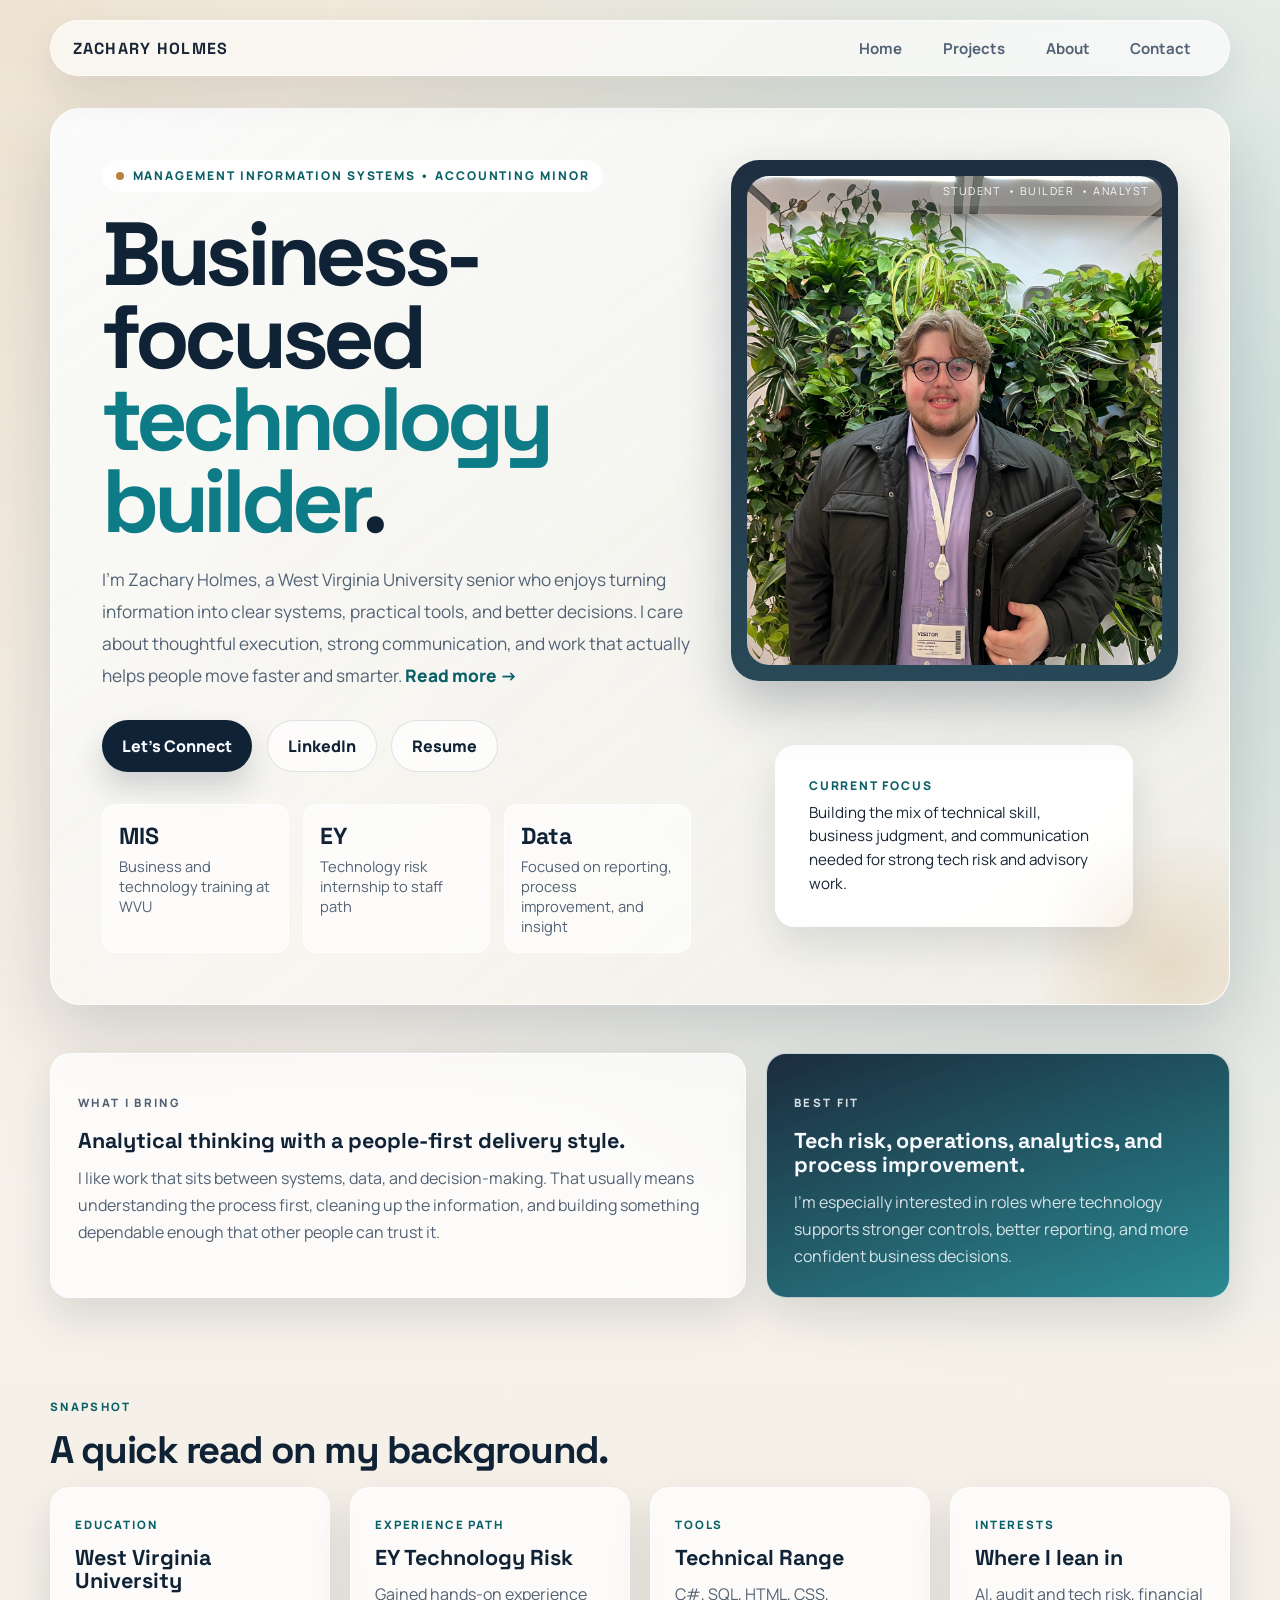
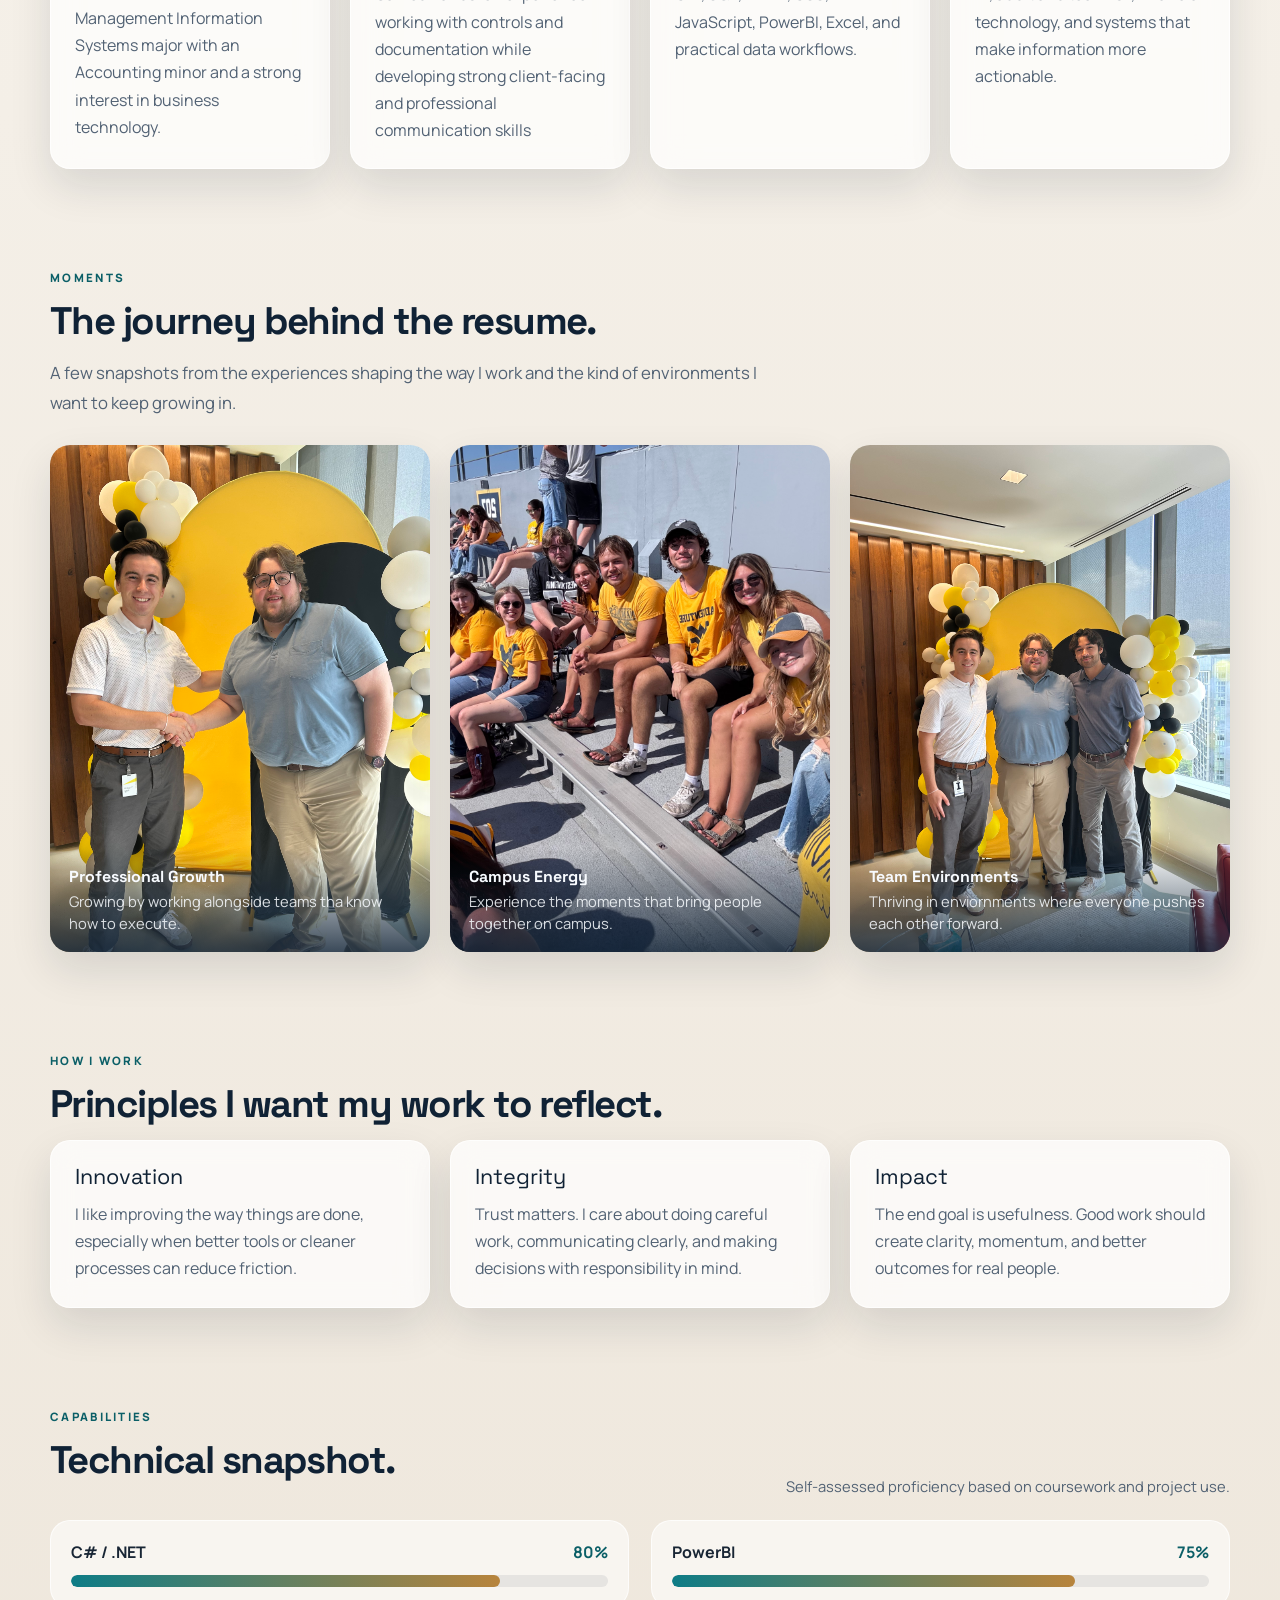
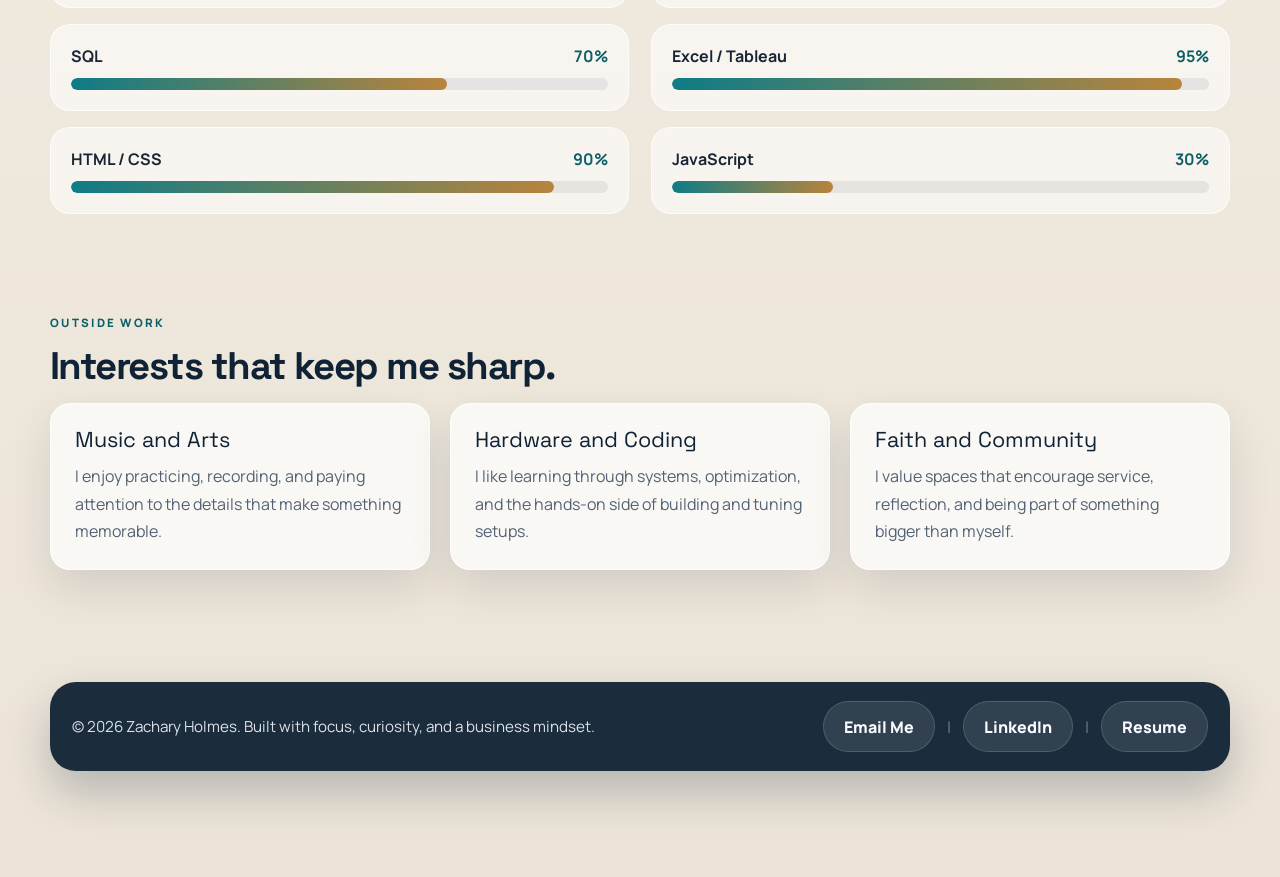
<file: index.html>
<!DOCTYPE html>
<html lang="en">

<head>
    <meta charset="UTF-8">
    <meta http-equiv="X-UA-Compatible" content="IE=edge">
    <meta name="viewport" content="width=device-width, initial-scale=1.0">
    <title>Zachary Holmes | Portfolio</title>
    <link rel="preconnect" href="https://fonts.googleapis.com">
    <link rel="preconnect" href="https://fonts.gstatic.com" crossorigin>
    <link href="https://fonts.googleapis.com/css2?family=Manrope:wght@400;500;700;800&family=Space+Grotesk:wght@500;700&display=swap" rel="stylesheet">
    <link rel="stylesheet" href="style.css">
</head>

<body>
    <div id="site-header"></div>

    <main>
        <section class="hero-section">
            <div class="hero-content">
                <p class="hero-eyebrow">Management Information Systems • Accounting Minor</p>
                <h1 class="hero-title">Business-focused <span>technology builder</span>.</h1>
                <p class="hero-lead">
                    I'm Zachary Holmes, a West Virginia University senior who enjoys turning information into clear systems,
                    practical tools, and better decisions. I care about thoughtful execution, strong communication, and work that
                    actually helps people move faster and smarter.
                    <a class="btn-read-more" href="about.html">Read more &rarr;</a>
                </p>

                <div class="hero-btn">
                    <a href="contact.html" class="btn-primary">Let's Connect</a>
                    <a href="https://www.linkedin.com/in/zachary-a-holmes-963750240" class="ghost-btn" target="_blank" rel="noopener noreferrer">LinkedIn</a>
                    <a href="files/ZacharyHolmes_Resume_02052026.pdf" class="ghost-btn" target="_blank" rel="noopener noreferrer">Resume</a>
                </div>

                <div class="hero-meta" aria-label="Professional highlights">
                    <div class="hero-stat">
                        <div class="hero-stat-value">MIS</div>
                        <p class="hero-stat-label">Business and technology training at WVU</p>
                    </div>
                    <div class="hero-stat">
                        <div class="hero-stat-value">EY</div>
                        <p class="hero-stat-label">Technology risk internship to staff path</p>
                    </div>
                    <div class="hero-stat">
                        <div class="hero-stat-value">Data</div>
                        <p class="hero-stat-label">Focused on reporting, process improvement, and insight</p>
                    </div>
                </div>
            </div>

            <div class="hero-image-wrap">
                <div class="hero-image-card">
                    <div class="hero-image">
                        <img src="images/MeLogo.jpg" alt="Portrait of Zachary Holmes">
                    </div>
                </div>
                <div class="hero-note">
                    <span class="hero-note-label">Current Focus</span>
                    <p>
                        Building the mix of technical skill, business judgment, and communication needed for strong tech risk and advisory work.
                    </p>
                </div>
            </div>
        </section>

        <section class="section">
            <div class="container split-callout">
                <div class="callout-panel">
                    <p class="section-kicker">What I bring</p>
                    <h3>Analytical thinking with a people-first delivery style.</h3>
                    <p>
                        I like work that sits between systems, data, and decision-making. That usually means understanding the process first, cleaning up the information, and building something dependable enough that other people can trust it.
                    </p>
                </div>
                <div class="callout-panel accent">
                    <p class="section-kicker">Best Fit</p>
                    <h3>Tech risk, operations, analytics, and process improvement.</h3>
                    <p>
                        I’m especially interested in roles where technology supports stronger controls, better reporting, and more confident business decisions.
                    </p>
                </div>
            </div>
        </section>

        <section class="section">
            <div class="container">
                <p class="section-kicker">Snapshot</p>
                <h2 class="section-title">A quick read on my background.</h2>

                <div class="grid grid-4">
                    <article class="card">
                        <span class="card-label">Education</span>
                        <h3 class="card-title">West Virginia University</h3>
                        <p class="card-text">
                            Management Information Systems major with an Accounting minor and a strong interest in business technology.
                        </p>
                    </article>

                    <article class="card">
                        <span class="card-label">Experience Path</span>
                        <h3 class="card-title">EY Technology Risk</h3>
                        <p class="card-text">
                            Gained hands-on experience working with controls and documentation while developing strong client-facing and professional communication skills
                        </p>
                    </article>

                    <article class="card">
                        <span class="card-label">Tools</span>
                        <h3 class="card-title">Technical Range</h3>
                        <p class="card-text">
                            C#, SQL, HTML, CSS, JavaScript, PowerBI, Excel, and practical data workflows.
                        </p>
                    </article>

                    <article class="card">
                        <span class="card-label">Interests</span>
                        <h3 class="card-title">Where I lean in</h3>
                        <p class="card-text">
                            AI, audit and tech risk, financial technology, and systems that make information more actionable.
                        </p>
                    </article>
                </div>
            </div>
        </section>

        <section class="section">
            <div class="container">
                <p class="section-kicker">Moments</p>
                <h2 class="section-title">The journey behind the resume.</h2>
                <p class="section-intro">
                    A few snapshots from the experiences shaping the way I work and the kind of environments I want to keep growing in.
                </p>

                <div class="grid grid-3 gallery">
                    <figure class="gallery-figure">
                        <img class="gallery-img" src="images/EYDuo.jpg" alt="Zachary Holmes with an EY colleague">
                        <figcaption class="gallery-caption">
                            <strong>Professional Growth</strong>
                            <span>Growing by working alongside teams tha know how to execute.</span>
                        </figcaption>
                    </figure>

                    <figure class="gallery-figure">
                        <img class="gallery-img" src="images/GameDay.JPEG" alt="Zachary Holmes at a game day event">
                        <figcaption class="gallery-caption">
                            <strong>Campus Energy</strong>
                            <span>Experience the moments that bring people together on campus.</span>
                        </figcaption>
                    </figure>

                    <figure class="gallery-figure">
                        <img class="gallery-img" src="images/EYTrio.jpg" alt="Zachary Holmes with EY team members">
                        <figcaption class="gallery-caption">
                            <strong>Team Environments</strong>
                            <span>Thriving in enviornments where everyone pushes each other forward.</span>
                        </figcaption>
                    </figure>
                </div>
            </div>
        </section>

        <section class="section">
            <div class="container">
                <p class="section-kicker">How I work</p>
                <h2 class="section-title">Principles I want my work to reflect.</h2>

                <div class="grid grid-3">
                    <article class="card">
                        <div class="card-title">Innovation</div>
                        <p class="card-text">
                            I like improving the way things are done, especially when better tools or cleaner processes can reduce friction.
                        </p>
                    </article>

                    <article class="card">
                        <div class="card-title">Integrity</div>
                        <p class="card-text">
                            Trust matters. I care about doing careful work, communicating clearly, and making decisions with responsibility in mind.
                        </p>
                    </article>

                    <article class="card">
                        <div class="card-title">Impact</div>
                        <p class="card-text">
                            The end goal is usefulness. Good work should create clarity, momentum, and better outcomes for real people.
                        </p>
                    </article>
                </div>
            </div>
        </section>

        <section class="section">
            <div class="container">
                <div class="tech-header">
                    <div>
                        <p class="section-kicker">Capabilities</p>
                        <h2 class="section-title">Technical snapshot.</h2>
                    </div>
                    <p class="tech-note">Self-assessed proficiency based on coursework and project use.</p>
                </div>

                <div class="tech-grid">
                    <div class="skill">
                        <div class="skill-top">
                            <span>C# / .NET</span><span>80%</span>
                        </div>
                        <div class="bar"><div class="fill" style="width: 80%"></div></div>
                    </div>

                    <div class="skill">
                        <div class="skill-top">
                            <span>PowerBI</span><span>75%</span>
                        </div>
                        <div class="bar"><div class="fill" style="width: 75%"></div></div>
                    </div>

                    <div class="skill">
                        <div class="skill-top">
                            <span>SQL</span><span>70%</span>
                        </div>
                        <div class="bar"><div class="fill" style="width: 70%"></div></div>
                    </div>

                    <div class="skill">
                        <div class="skill-top">
                            <span>Excel / Tableau</span><span>95%</span>
                        </div>
                        <div class="bar"><div class="fill" style="width: 95%"></div></div>
                    </div>

                    <div class="skill">
                        <div class="skill-top">
                            <span>HTML / CSS</span><span>90%</span>
                        </div>
                        <div class="bar"><div class="fill" style="width: 90%"></div></div>
                    </div>

                    <div class="skill">
                        <div class="skill-top">
                            <span>JavaScript</span><span>30%</span>
                        </div>
                        <div class="bar"><div class="fill" style="width: 30%"></div></div>
                    </div>
                </div>
            </div>
        </section>

        <section class="section">
            <div class="container">
                <p class="section-kicker">Outside work</p>
                <h2 class="section-title">Interests that keep me sharp.</h2>

                <div class="grid grid-3">
                    <article class="card">
                        <div class="card-title">Music and Arts</div>
                        <p class="card-text">
                            I enjoy practicing, recording, and paying attention to the details that make something memorable.
                        </p>
                    </article>

                    <article class="card">
                        <div class="card-title">Hardware and Coding</div>
                        <p class="card-text">
                            I like learning through systems, optimization, and the hands-on side of building and tuning setups.
                        </p>
                    </article>

                    <article class="card">
                        <div class="card-title">Faith and Community</div>
                        <p class="card-text">
                            I value spaces that encourage service, reflection, and being part of something bigger than myself.
                        </p>
                    </article>
                </div>
            </div>
        </section>
    </main>

    <div id="site-footer"></div>
    <script src="js/include.js"></script>
</body>

</html>
</file>
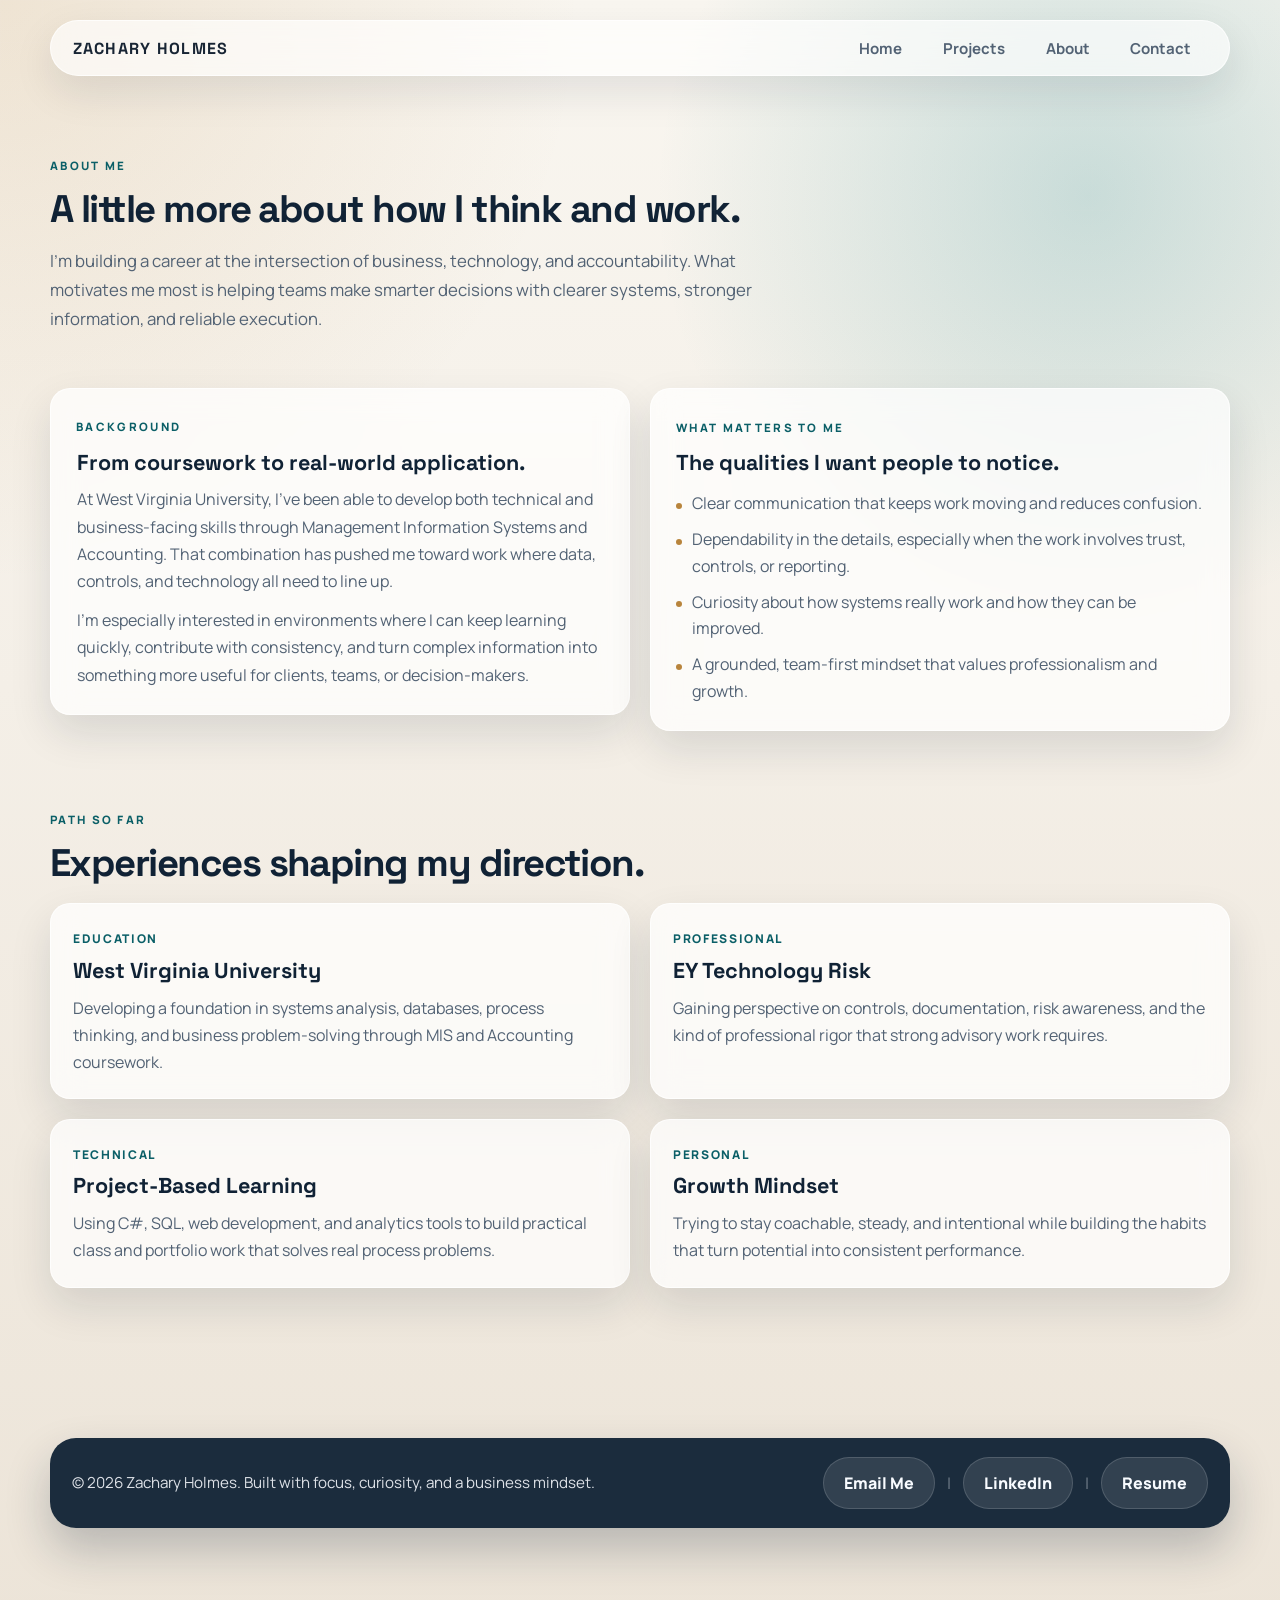
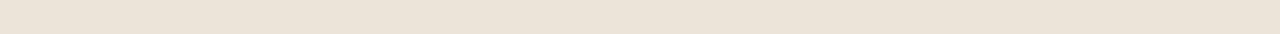
<file: about.html>
<!DOCTYPE html>
<html lang="en">

<head>
    <meta charset="UTF-8">
    <meta http-equiv="X-UA-Compatible" content="IE=edge">
    <meta name="viewport" content="width=device-width, initial-scale=1.0">
    <title>About | Zachary Holmes</title>
    <link rel="preconnect" href="https://fonts.googleapis.com">
    <link rel="preconnect" href="https://fonts.gstatic.com" crossorigin>
    <link href="https://fonts.googleapis.com/css2?family=Manrope:wght@400;500;700;800&family=Space+Grotesk:wght@500;700&display=swap" rel="stylesheet">
    <link rel="stylesheet" href="style.css">
</head>

<body>
    <div id="site-header"></div>

    <main class="page-shell">
        <section class="page-hero">
            <div class="container">
                <p class="page-eyebrow">About Me</p>
                <h1 class="heading-pages">A little more about how I think and work.</h1>
                <p class="page-intro">I’m building a career at the intersection of business, technology, and accountability. What motivates me most is helping teams make smarter decisions with clearer systems, stronger information, and reliable execution.</p>
            </div>
        </section>

        <section class="section">
            <div class="container page-grid">
                <article class="page-panel">
                    <p class="section-kicker">Background</p>
                    <h2 class="card-title">From coursework to real-world application.</h2>
                    <p class="card-text">At West Virginia University, I’ve been able to develop both technical and business-facing skills through Management Information Systems and Accounting. That combination has pushed me toward work where data, controls, and technology all need to line up.</p>
                    <p class="card-text">I’m especially interested in environments where I can keep learning quickly, contribute with consistency, and turn complex information into something more useful for clients, teams, or decision-makers.</p>
                </article>

                <article class="page-panel">
                    <p class="section-kicker">What matters to me</p>
                    <h2 class="card-title">The qualities I want people to notice.</h2>
                    <ul class="page-list">
                        <li>Clear communication that keeps work moving and reduces confusion.</li>
                        <li>Dependability in the details, especially when the work involves trust, controls, or reporting.</li>
                        <li>Curiosity about how systems really work and how they can be improved.</li>
                        <li>A grounded, team-first mindset that values professionalism and growth.</li>
                    </ul>
                </article>
            </div>
        </section>

        <section class="section">
            <div class="container">
                <p class="section-kicker">Path so far</p>
                <h2 class="section-title">Experiences shaping my direction.</h2>

                <div class="timeline-grid">
                    <article class="timeline-card">
                        <span class="timeline-meta">Education</span>
                        <h3 class="timeline-title">West Virginia University</h3>
                        <p class="timeline-text">Developing a foundation in systems analysis, databases, process thinking, and business problem-solving through MIS and Accounting coursework.</p>
                    </article>

                    <article class="timeline-card">
                        <span class="timeline-meta">Professional</span>
                        <h3 class="timeline-title">EY Technology Risk</h3>
                        <p class="timeline-text">Gaining perspective on controls, documentation, risk awareness, and the kind of professional rigor that strong advisory work requires.</p>
                    </article>

                    <article class="timeline-card">
                        <span class="timeline-meta">Technical</span>
                        <h3 class="timeline-title">Project-Based Learning</h3>
                        <p class="timeline-text">Using C#, SQL, web development, and analytics tools to build practical class and portfolio work that solves real process problems.</p>
                    </article>

                    <article class="timeline-card">
                        <span class="timeline-meta">Personal</span>
                        <h3 class="timeline-title">Growth Mindset</h3>
                        <p class="timeline-text">Trying to stay coachable, steady, and intentional while building the habits that turn potential into consistent performance.</p>
                    </article>
                </div>
            </div>
        </section>
    </main>

    <div id="site-footer"></div>
    <script src="js/include.js"></script>
</body>

</html>
</file>
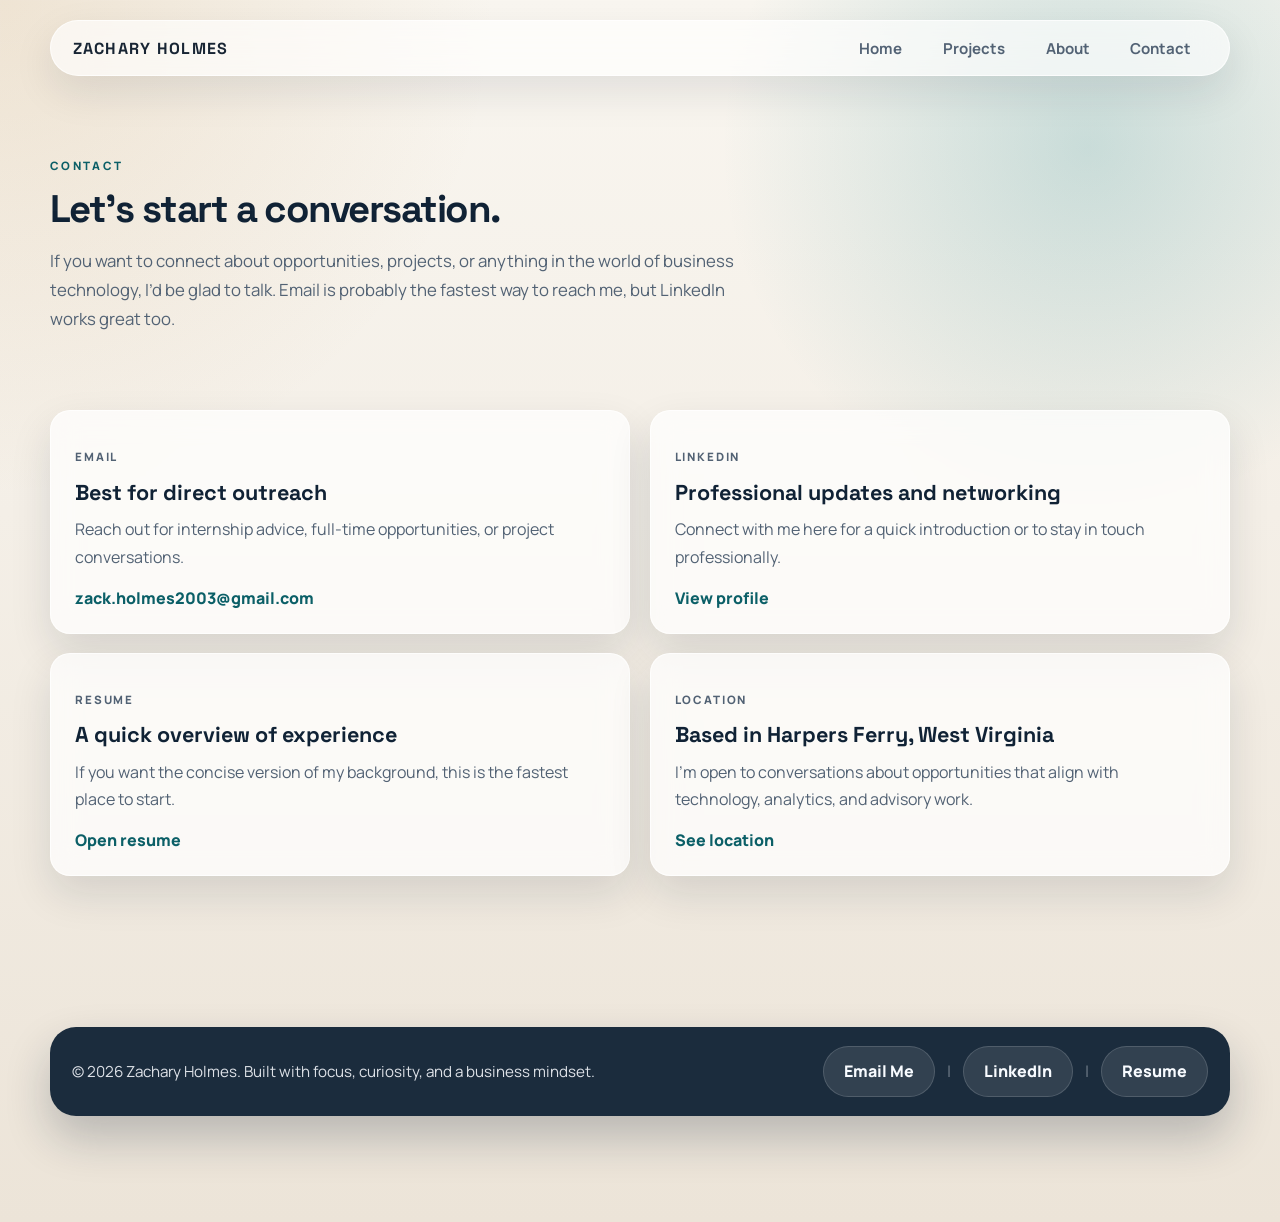
<file: contact.html>
<!DOCTYPE html>
<html lang="en">

<head>
    <meta charset="UTF-8">
    <meta http-equiv="X-UA-Compatible" content="IE=edge">
    <meta name="viewport" content="width=device-width, initial-scale=1.0">
    <title>Contact | Zachary Holmes</title>
    <link rel="preconnect" href="https://fonts.googleapis.com">
    <link rel="preconnect" href="https://fonts.gstatic.com" crossorigin>
    <link href="https://fonts.googleapis.com/css2?family=Manrope:wght@400;500;700;800&family=Space+Grotesk:wght@500;700&display=swap" rel="stylesheet">
    <link rel="stylesheet" href="style.css">
</head>

<body>
    <div id="site-header"></div>

    <main class="page-shell">
        <section class="page-hero">
            <div class="container">
                <p class="page-eyebrow">Contact</p>
                <h1 class="heading-pages">Let’s start a conversation.</h1>
                <p class="page-intro">If you want to connect about opportunities, projects, or anything in the world of business technology, I’d be glad to talk. Email is probably the fastest way to reach me, but LinkedIn works great too.</p>
            </div>
        </section>

        <section class="section">
            <div class="container contact-grid">
                <article class="contact-method">
                    <p class="card-label">Email</p>
                    <h3>Best for direct outreach</h3>
                    <p>Reach out for internship advice, full-time opportunities, or project conversations.</p>
                    <a class="contact-link" href="mailto:zack.holmes2003@gmail.com">zack.holmes2003@gmail.com</a>
                </article>

                <article class="contact-method">
                    <p class="card-label">LinkedIn</p>
                    <h3>Professional updates and networking</h3>
                    <p>Connect with me here for a quick introduction or to stay in touch professionally.</p>
                    <a class="contact-link" href="https://www.linkedin.com/in/zachary-a-holmes-963750240" target="_blank" rel="noopener noreferrer">View profile</a>
                </article>

                <article class="contact-method">
                    <p class="card-label">Resume</p>
                    <h3>A quick overview of experience</h3>
                    <p>If you want the concise version of my background, this is the fastest place to start.</p>
                    <a class="contact-link" href="files/ZacharyHolmes_Resume_02052026.pdf" target="_blank" rel="noopener noreferrer">Open resume</a>
                </article>

                <article class="contact-method">
                    <p class="card-label">Location</p>
                    <h3>Based in Harpers Ferry, West Virginia</h3>
                    <p>I’m open to conversations about opportunities that align with technology, analytics, and advisory work.</p>
                    <a class="contact-link" href="https://www.google.com/maps/place/Harpers+Ferry,+WV" target="_blank" rel="noopener noreferrer">See location</a>
                </article>
            </div>
        </section>
    </main>

    <div id="site-footer"></div>
    <script src="js/include.js"></script>
</body>

</html>
</file>
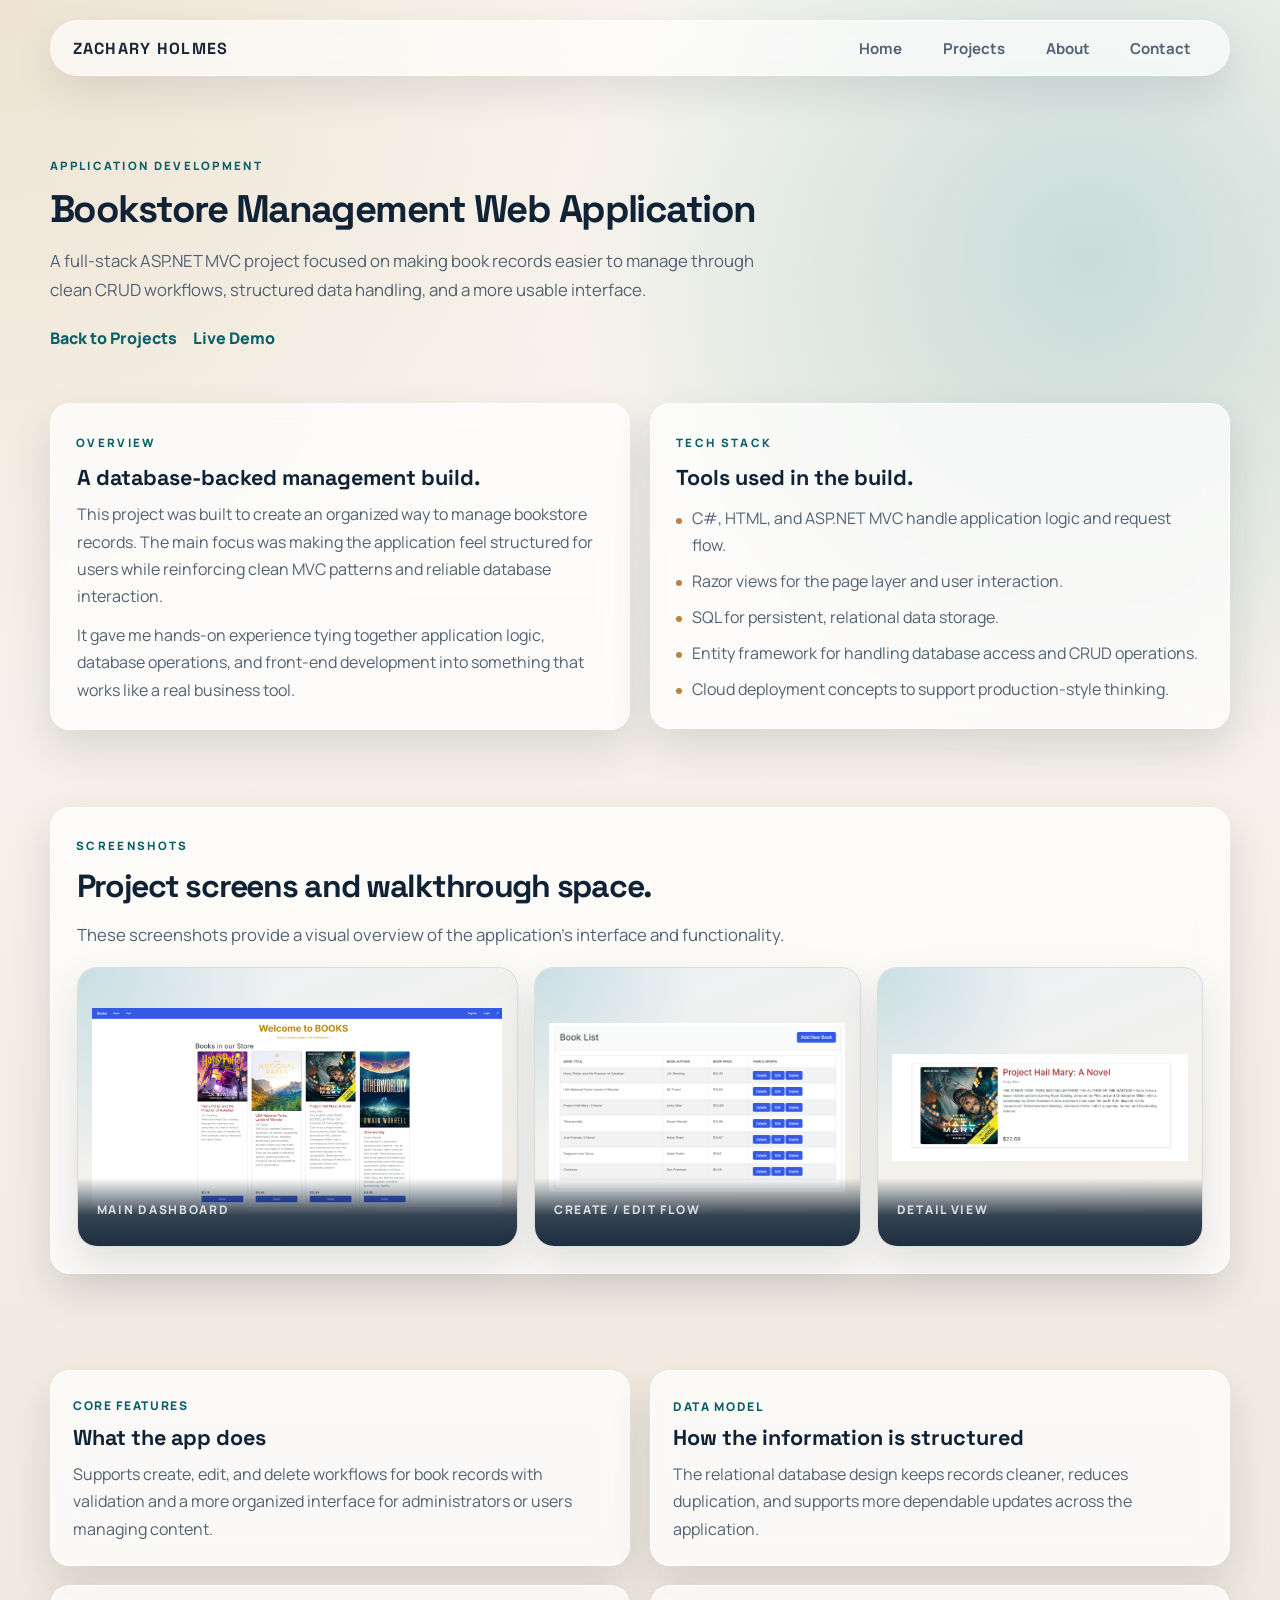
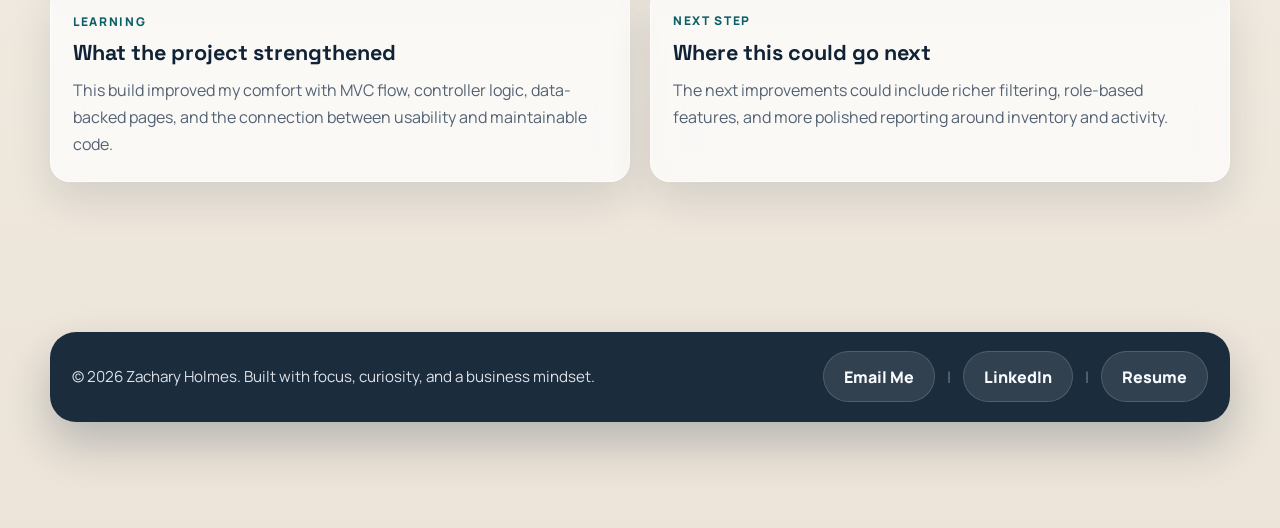
<file: project-bookstore.html>
<!DOCTYPE html>
<html lang="en">

<head>
    <meta charset="UTF-8">
    <meta http-equiv="X-UA-Compatible" content="IE=edge">
    <meta name="viewport" content="width=device-width, initial-scale=1.0">
    <title>Bookstore Management Web Application | Zachary Holmes</title>
    <link rel="preconnect" href="https://fonts.googleapis.com">
    <link rel="preconnect" href="https://fonts.gstatic.com" crossorigin>
    <link href="https://fonts.googleapis.com/css2?family=Manrope:wght@400;500;700;800&family=Space+Grotesk:wght@500;700&display=swap" rel="stylesheet">
    <link rel="stylesheet" href="style.css">
</head>

<body>
    <div id="site-header"></div>

    <main class="page-shell">
        <section class="page-hero">
            <div class="container">
                <p class="page-eyebrow">Application Development</p>
                <h1 class="heading-pages">Bookstore Management Web Application</h1>
                <p class="page-intro">
                    A full-stack ASP.NET MVC project focused on making book records easier to manage through clean CRUD workflows, structured data handling, and a more usable interface.
                </p>
                <div class="project-links project-page-links">
                    <a class="project-link" href="projects.html">Back to Projects</a>
                    <a class="project-link" href="https://booksmvc-hmbebgc0gjb3e6b6.canadacentral-01.azurewebsites.net/" target="_blank" rel="noopener noreferrer">Live Demo</a>
                </div>
            </div>
        </section>

        <section class="section">
            <div class="container page-grid">
                <article class="page-panel">
                    <p class="section-kicker">Overview</p>
                    <h2 class="card-title">A database-backed management build.</h2>
                    <p class="card-text">
                        This project was built to create an organized way to manage bookstore records. The main focus was making the application feel structured for users while reinforcing clean MVC patterns and reliable database interaction.
                    </p>
                    <p class="card-text">
                        It gave me hands-on experience tying together application logic, database operations, and front-end development into something that works like a real business tool.
                    </p>
                </article>

                <article class="page-panel">
                    <p class="section-kicker">Tech Stack</p>
                    <h2 class="card-title">Tools used in the build.</h2>
                    <ul class="page-list">
                        <li>C#, HTML, and ASP.NET MVC handle application logic and request flow.</li>
                        <li>Razor views for the page layer and user interaction.</li>
                        <li>SQL for persistent, relational data storage.</li>
                        <li>Entity framework for handling database access and CRUD operations.</li>
                        <li>Cloud deployment concepts to support production-style thinking.</li>
                    </ul>
                </article>
            </div>
        </section>

        <section class="section">
            <div class="container">
                <div class="project-screen-panel">
                    <div class="project-screen-heading">
                        <p class="section-kicker">Screenshots</p>
                        <h2 class="section-title">Project screens and walkthrough space.</h2>
                        <p class="section-intro">
                            These screenshots provide a visual overview of the application's interface and functionality.
                        </p>
                    </div>

                    <div class="project-screen-grid">
                        <article class="project-screen-card project-screen-card-large">
                            <div class="project-screen-media">
                                <img class="project-screen-image" src="images/MainDashboard.png" alt="Placeholder for the bookstore dashboard screenshot">
                            </div>
                            <div class="project-screen-copy">
                                <span class="timeline-meta">Main Dashboard</span>                               
                            </div>
                        </article>

                        <article class="project-screen-card">
                            <div class="project-screen-media">
                                <img class="project-screen-image" src="images/Create-EditFlow.png" alt="Placeholder for the create or edit flow screenshot">
                            </div>
                            <div class="project-screen-copy">
                                <span class="timeline-meta">Create / Edit Flow</span>
                            </div>
                        </article>

                        <article class="project-screen-card">
                            <div class="project-screen-media">
                                <img class="project-screen-image" src="images/DetailView.png" alt="Placeholder for the detail view screenshot">
                            </div>
                            <div class="project-screen-copy">
                                <span class="timeline-meta">Detail View</span>
                            </div>
                        </article>
                    </div>
                </div>
            </div>
        </section>

        <section class="section">
            <div class="container timeline-grid">
                <article class="timeline-card">
                    <span class="timeline-meta">Core Features</span>
                    <h3 class="timeline-title">What the app does</h3>
                    <p class="timeline-text">
                        Supports create, edit, and delete workflows for book records with validation and a more organized interface for administrators or users managing content.</p>
                </article>

                <article class="timeline-card">
                    <span class="timeline-meta">Data Model</span>
                    <h3 class="timeline-title">How the information is structured</h3>
                    <p class="timeline-text">
                        The relational database design keeps records cleaner, reduces duplication, and supports more dependable updates across the application.
                    </p>
                </article>

                <article class="timeline-card">
                    <span class="timeline-meta">Learning</span>
                    <h3 class="timeline-title">What the project strengthened</h3>
                    <p class="timeline-text">
                        This build improved my comfort with MVC flow, controller logic, data-backed pages, and the connection between usability and maintainable code.
                    </p>
                </article>

                <article class="timeline-card">
                    <span class="timeline-meta">Next Step</span>
                    <h3 class="timeline-title">Where this could go next</h3>
                    <p class="timeline-text">
                        The next improvements could include richer filtering, role-based features, and more polished reporting around inventory and activity.
                    </p>
                </article>
            </div>
        </section>
    </main>

    <div id="site-footer"></div>
    <script src="js/include.js"></script>
</body>

</html>
</file>
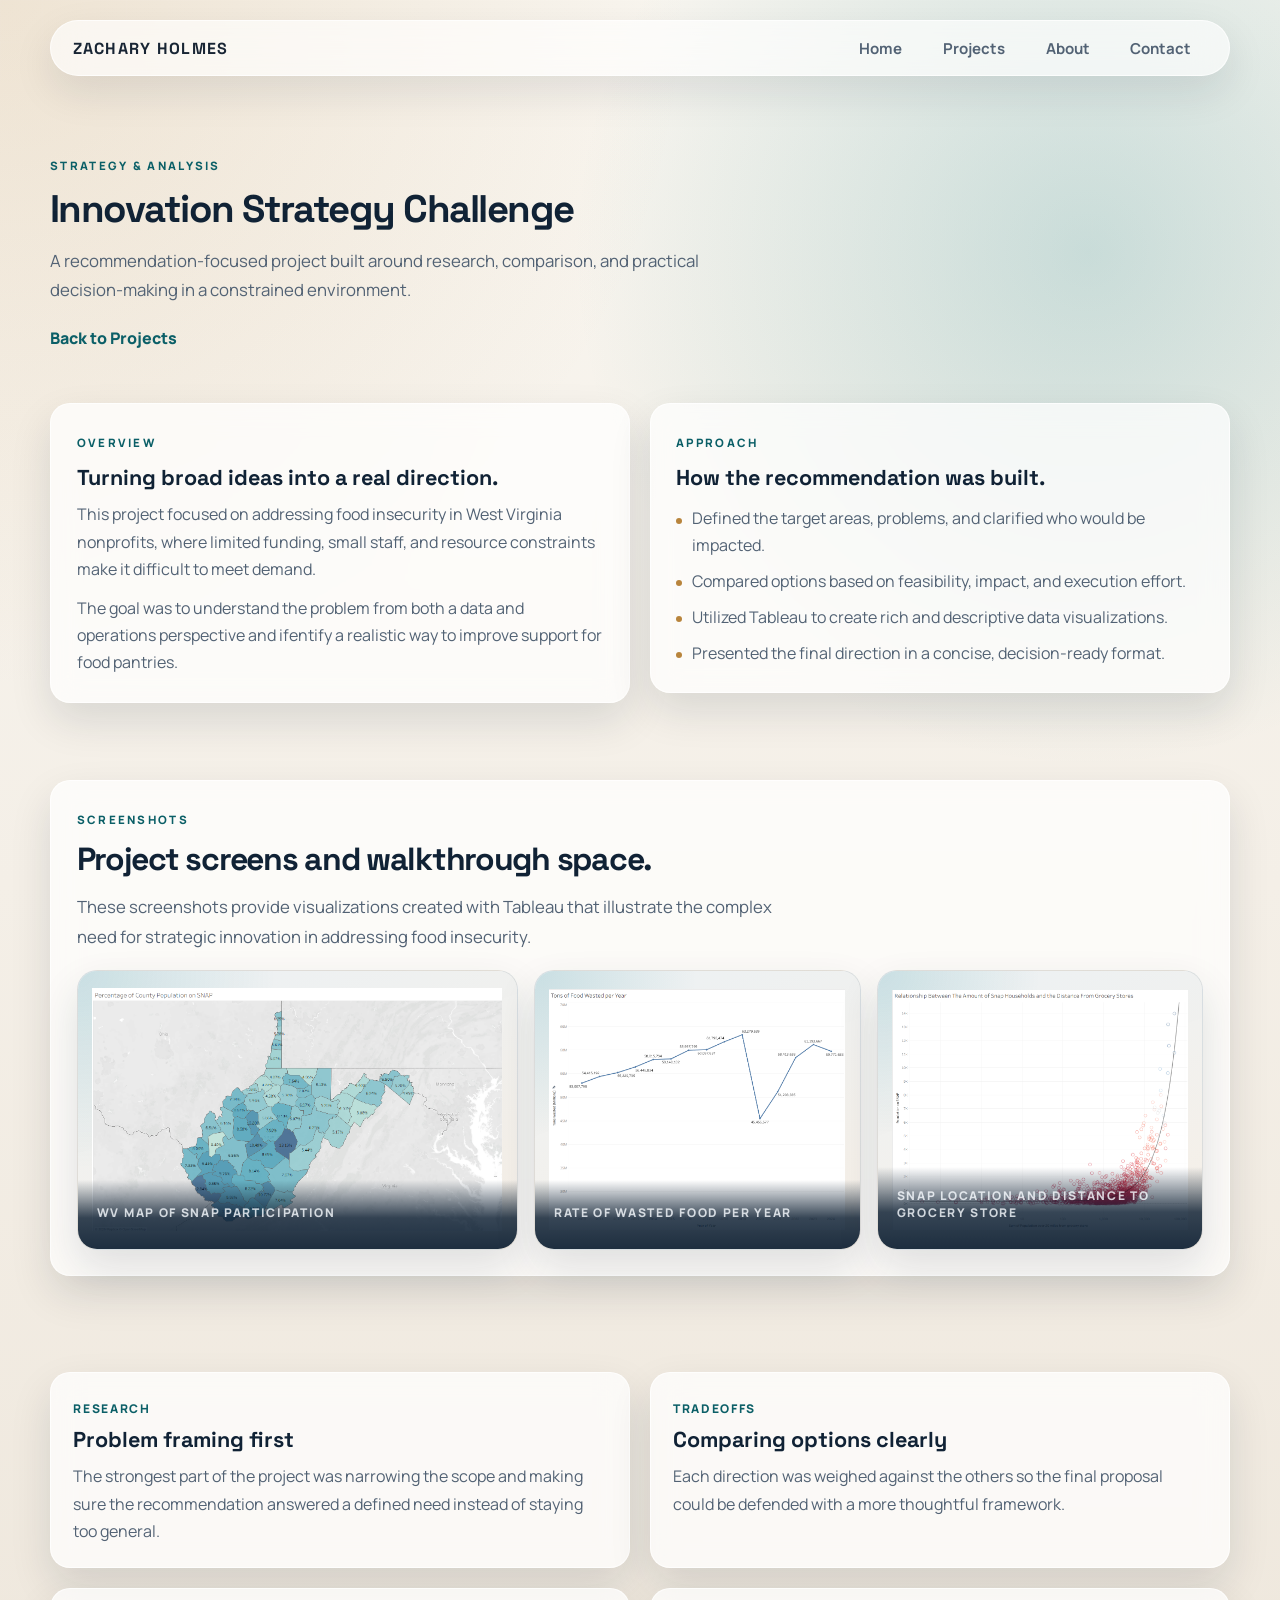
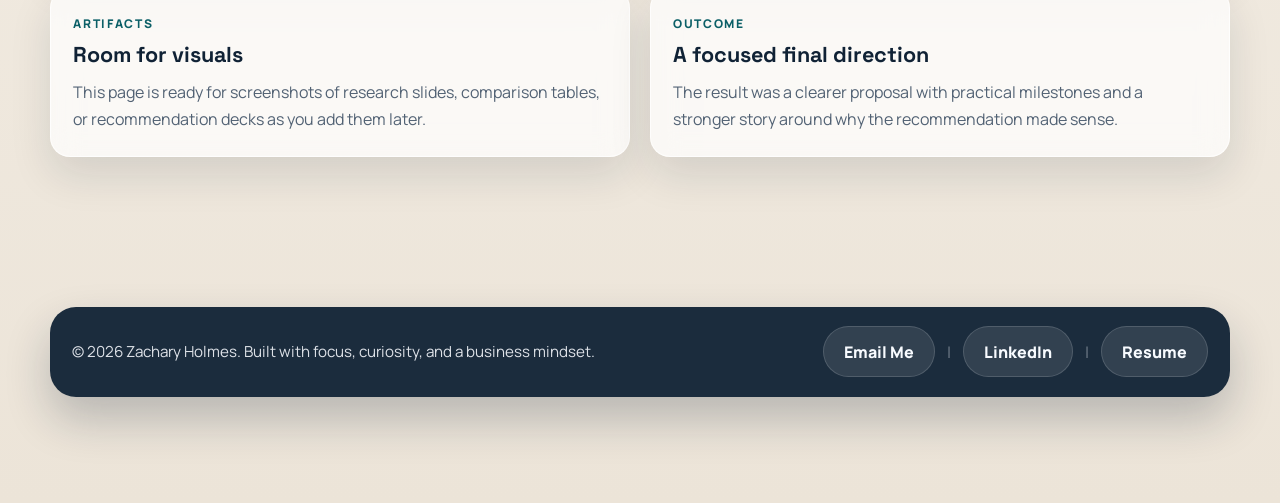
<file: project-innovation-strategy.html>
<!DOCTYPE html>
<html lang="en">

<head>
    <meta charset="UTF-8">
    <meta http-equiv="X-UA-Compatible" content="IE=edge">
    <meta name="viewport" content="width=device-width, initial-scale=1.0">
    <title>Innovation Strategy Challenge | Zachary Holmes</title>
    <link rel="preconnect" href="https://fonts.googleapis.com">
    <link rel="preconnect" href="https://fonts.gstatic.com" crossorigin>
    <link href="https://fonts.googleapis.com/css2?family=Manrope:wght@400;500;700;800&family=Space+Grotesk:wght@500;700&display=swap" rel="stylesheet">
    <link rel="stylesheet" href="style.css">
</head>

<body>
    <div id="site-header"></div>

    <main class="page-shell">
        <section class="page-hero">
            <div class="container">
                <p class="page-eyebrow">Strategy & Analysis</p>
                <h1 class="heading-pages">Innovation Strategy Challenge</h1>
                <p class="page-intro">
                    A recommendation-focused project built around research, comparison, and practical decision-making in a constrained environment.
                </p>
                <div class="project-links project-page-links">
                    <a class="project-link" href="projects.html">Back to Projects</a>
                </div>
            </div>
        </section>

        <section class="section">
            <div class="container page-grid">
                <article class="page-panel">
                    <p class="section-kicker">Overview</p>
                    <h2 class="card-title">Turning broad ideas into a real direction.</h2>
                    <p class="card-text">
                        This project focused on addressing food insecurity in West Virginia nonprofits, where limited funding, small staff, and resource constraints make it difficult to meet demand.
                    </p>
                    <p class="card-text">
                         The goal was to understand the problem from both a data and operations perspective and ifentify a realistic way to improve support for food pantries.
                    </p>
                </article>

                <article class="page-panel">
                    <p class="section-kicker">Approach</p>
                    <h2 class="card-title">How the recommendation was built.</h2>
                    <ul class="page-list">
                        <li>Defined the target areas, problems, and clarified who would be impacted.</li>
                        <li>Compared options based on feasibility, impact, and execution effort.</li>
                        <li>Utilized Tableau to create rich and descriptive data visualizations.</li>
                        <li>Presented the final direction in a concise, decision-ready format.</li>
                    </ul>
                </article>
            </div>
        </section>

        <section class="section">
            <div class="container">
                <div class="project-screen-panel">
                    <div class="project-screen-heading">
                        <p class="section-kicker">Screenshots</p>
                        <h2 class="section-title">Project screens and walkthrough space.</h2>
                        <p class="section-intro">
                            These screenshots provide visualizations created with Tableau that illustrate the complex need for strategic innovation in addressing food insecurity.
                        </p>
                    </div>

                    <div class="project-screen-grid">
                        <article class="project-screen-card project-screen-card-large">
                            <div class="project-screen-media">
                                <img class="project-screen-image" src="images/SNAP Map SS.png" alt="Placeholder for the SNAP Map screenshot">
                            </div>
                            <div class="project-screen-copy">
                                <span class="timeline-meta">WV Map of SNAP Participation</span>                               
                            </div>
                        </article>

                        <article class="project-screen-card">
                            <div class="project-screen-media">
                                <img class="project-screen-image" src="images/Food Wasted SS.png" alt="Placeholder for the Food Wasted per Year screenshot">
                            </div>
                            <div class="project-screen-copy">
                                <span class="timeline-meta">Rate of Wasted Food per Year</span>
                            </div>
                        </article>

                        <article class="project-screen-card">
                            <div class="project-screen-media">
                                <img class="project-screen-image" src="images/SNAP Location SP SS.png" alt="Placeholder for the SNAP Location and Grocery Store screenshot">
                            </div>
                            <div class="project-screen-copy">
                                <span class="timeline-meta">Snap Location and Distance to Grocery Store</span>
                            </div>
                        </article>
                    </div>
                </div>
            </div>
        </section>

        <section class="section">
            <div class="container timeline-grid">
                <article class="timeline-card">
                    <span class="timeline-meta">Research</span>
                    <h3 class="timeline-title">Problem framing first</h3>
                    <p class="timeline-text">
                        The strongest part of the project was narrowing the scope and making sure the recommendation answered a defined need instead of staying too general.
                    </p>
                </article>

                <article class="timeline-card">
                    <span class="timeline-meta">Tradeoffs</span>
                    <h3 class="timeline-title">Comparing options clearly</h3>
                    <p class="timeline-text">
                        Each direction was weighed against the others so the final proposal could be defended with a more thoughtful framework.
                    </p>
                </article>

                <article class="timeline-card">
                    <span class="timeline-meta">Artifacts</span>
                    <h3 class="timeline-title">Room for visuals</h3>
                    <p class="timeline-text">
                        This page is ready for screenshots of research slides, comparison tables, or recommendation decks as you add them later.</p>
                </article>

                <article class="timeline-card">
                    <span class="timeline-meta">Outcome</span>
                    <h3 class="timeline-title">A focused final direction</h3>
                        <p class="timeline-text">
                            The result was a clearer proposal with practical milestones and a stronger story around why the recommendation made sense.
                        </p>
                    </article>
            </div>
        </section>
    </main>

    <div id="site-footer"></div>
    <script src="js/include.js"></script>
</body>

</html>
</file>
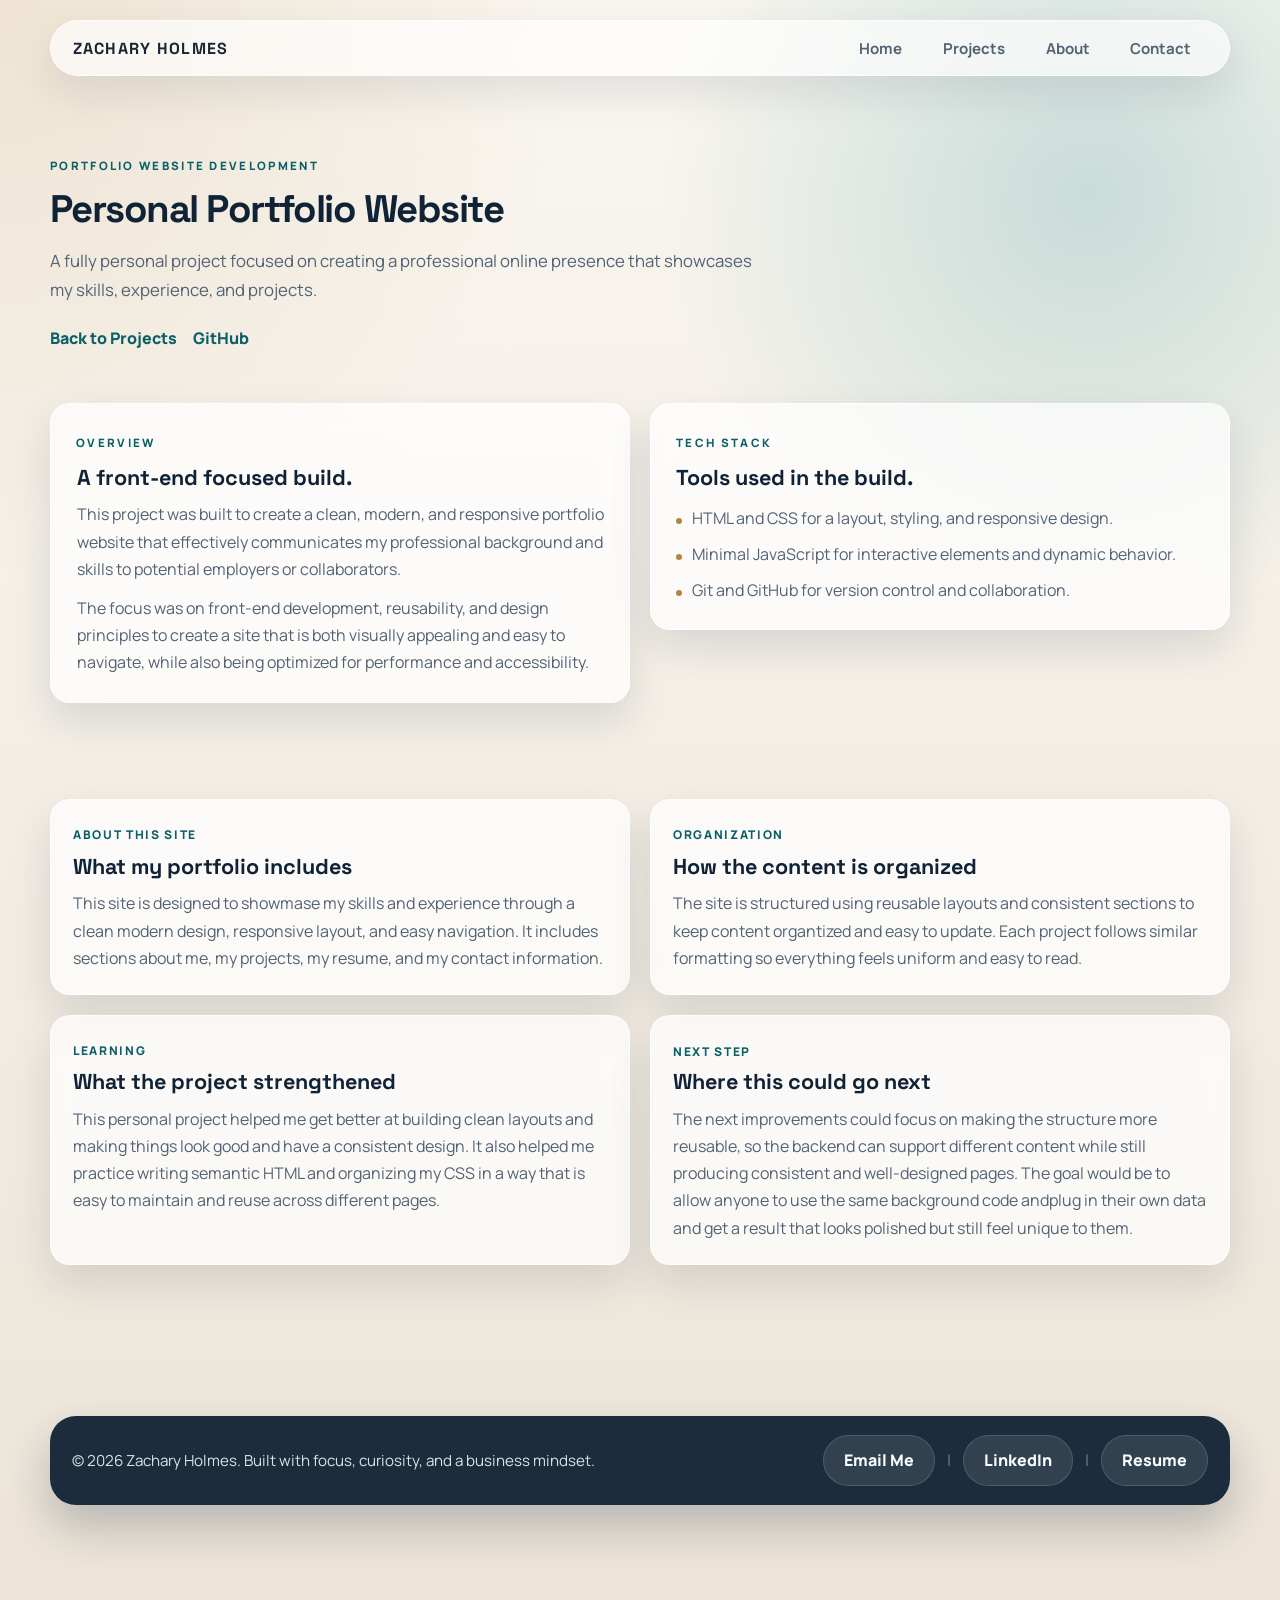
<file: project-portfolio.html>
<!DOCTYPE html>
<html lang="en">

<head>
    <meta charset="UTF-8">
    <meta http-equiv="X-UA-Compatible" content="IE=edge">
    <meta name="viewport" content="width=device-width, initial-scale=1.0">
    <title>Professional Portfolio | Zachary Holmes</title>
    <link rel="preconnect" href="https://fonts.googleapis.com">
    <link rel="preconnect" href="https://fonts.gstatic.com" crossorigin>
    <link href="https://fonts.googleapis.com/css2?family=Manrope:wght@400;500;700;800&family=Space+Grotesk:wght@500;700&display=swap" rel="stylesheet">
    <link rel="stylesheet" href="style.css">
</head>

<body>
    <div id="site-header"></div>

    <main class="page-shell">
        <section class="page-hero">
            <div class="container">
                <p class="page-eyebrow">Portfolio Website Development</p>
                <h1 class="heading-pages">Personal Portfolio Website</h1>
                <p class="page-intro">
                    A fully personal project focused on creating a professional online presence that showcases my skills, experience, and projects.
                </p>
                <div class="project-links project-page-links">
                    <a class="project-link" href="projects.html">Back to Projects</a>
                    <a class="project-link" href="https://github.com/ZackHolmes47/Zachary-Holmes-Professional-Portfolio.git" target="_blank" rel="noopener noreferrer">GitHub</a>
                </div>
            </div>
        </section>

        <section class="section">
            <div class="container page-grid">
                <article class="page-panel">
                    <p class="section-kicker">Overview</p>
                    <h2 class="card-title">A front-end focused build.</h2>
                    <p class="card-text">
                        This project was built to create a clean, modern, and responsive portfolio website that effectively communicates my professional background and skills to potential employers or collaborators.
                    </p>
                    <p class="card-text">
                        The focus was on front-end development, reusability, and design principles to create a site that is both visually appealing and easy to navigate, while also being optimized for performance and accessibility.
                    </p>
                </article>

                <article class="page-panel">
                    <p class="section-kicker">Tech Stack</p>
                    <h2 class="card-title">Tools used in the build.</h2>
                    <ul class="page-list">
                        <li>HTML and CSS for a layout, styling, and responsive design.</li>
                        <li>Minimal JavaScript for interactive elements and dynamic behavior.</li>
                        <li>Git and GitHub for version control and collaboration.</li>
                    </ul>
                </article>
            </div>
        </section>

        <section class="section">
            <div class="container timeline-grid">
                <article class="timeline-card">
                    <span class="timeline-meta">About This Site</span>
                    <h3 class="timeline-title">What my portfolio includes</h3>
                    <p class="timeline-text">
                        This site is designed to showmase my skills and experience through a clean modern design, responsive layout, and easy navigation. It includes sections about me, my projects, my resume, and my contact information.
                    </p>
                </article>

                <article class="timeline-card">
                    <span class="timeline-meta">Organization</span>
                    <h3 class="timeline-title">How the content is organized</h3>
                    <p class="timeline-text">
                        The site is structured using reusable layouts and consistent sections to keep content organtized and easy to update. Each project follows similar formatting so everything feels uniform and easy to read.
                    </p>
                </article>

                <article class="timeline-card">
                    <span class="timeline-meta">Learning</span>
                    <h3 class="timeline-title">What the project strengthened</h3>
                    <p class="timeline-text">
                        This personal project helped me get better at building clean layouts and making things look good and have a consistent design. It also helped me practice writing semantic HTML and organizing my CSS in a way that is easy to maintain and reuse across different pages.
                    </p>
                </article>

                <article class="timeline-card">
                    <span class="timeline-meta">Next Step</span>
                    <h3 class="timeline-title">Where this could go next</h3>
                    <p class="timeline-text">
                        The next improvements could focus on making the structure more reusable, so the backend can support different content while still producing consistent and well-designed pages. The goal would be to allow anyone to use the same background code andplug in their own data and get a result that looks polished but still feel unique to them.
                    </p>
                </article>
            </div>
        </section>
    </main>

    <div id="site-footer"></div>
    <script src="js/include.js"></script>
</body>

</html>
</file>
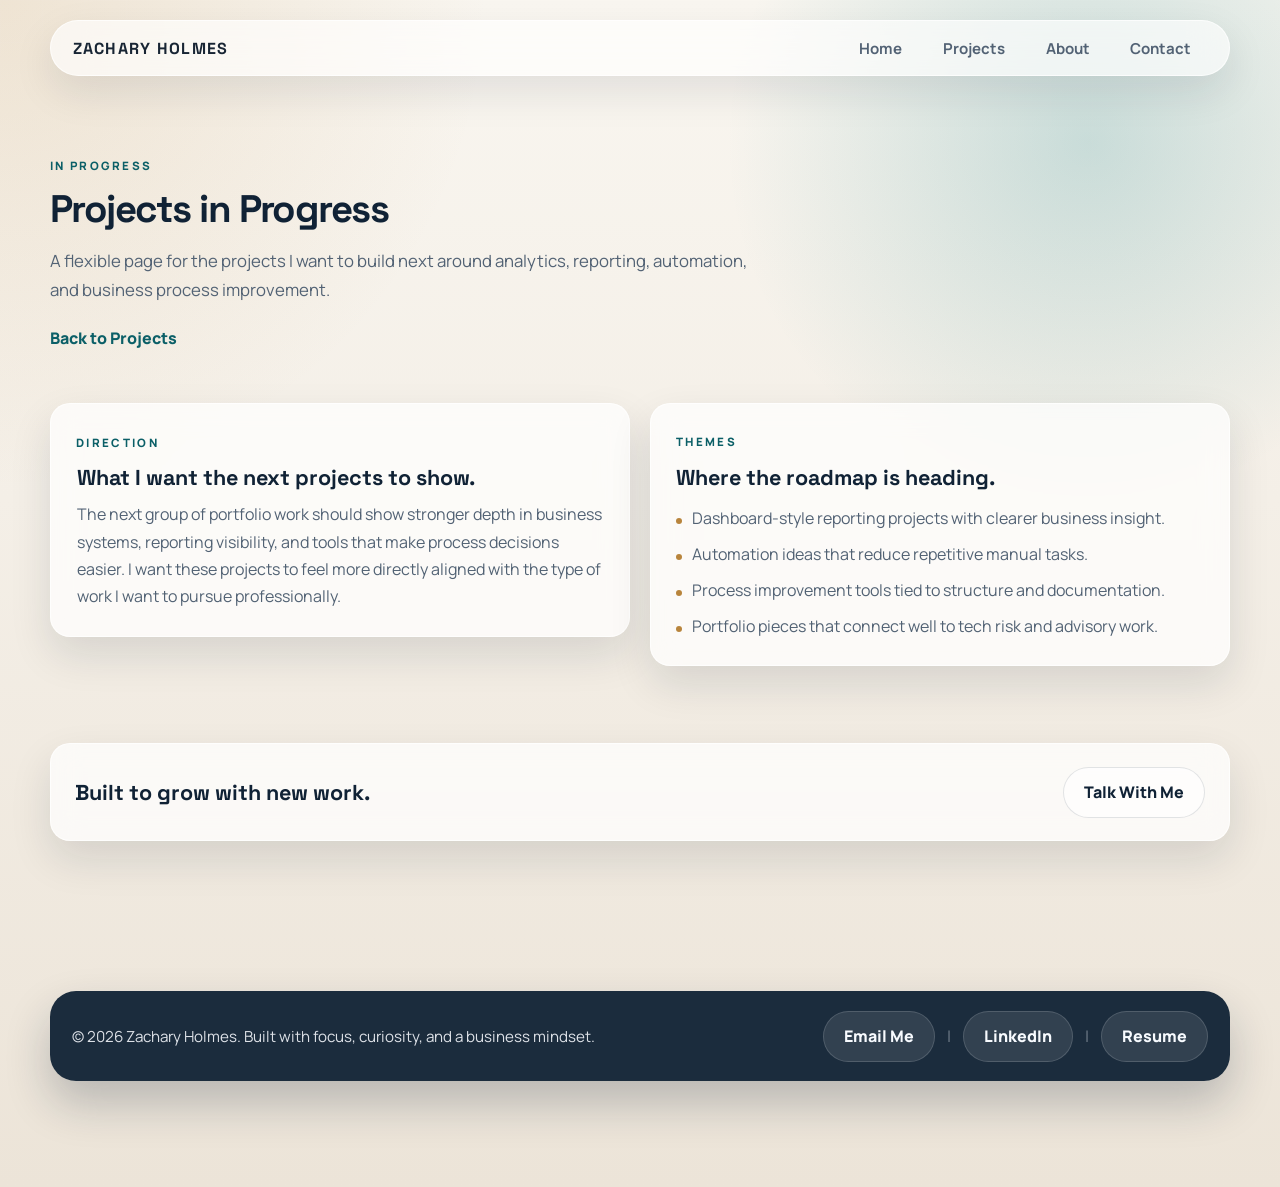
<file: project-roadmap.html>
<!DOCTYPE html>
<html lang="en">

<head>
    <meta charset="UTF-8">
    <meta http-equiv="X-UA-Compatible" content="IE=edge">
    <meta name="viewport" content="width=device-width, initial-scale=1.0">
    <title>Projects in Progress | Zachary Holmes</title>
    <link rel="preconnect" href="https://fonts.googleapis.com">
    <link rel="preconnect" href="https://fonts.gstatic.com" crossorigin>
    <link href="https://fonts.googleapis.com/css2?family=Manrope:wght@400;500;700;800&family=Space+Grotesk:wght@500;700&display=swap" rel="stylesheet">
    <link rel="stylesheet" href="style.css">
</head>

<body>
    <div id="site-header"></div>

    <main class="page-shell">
        <section class="page-hero">
            <div class="container">
                <p class="page-eyebrow">In Progress</p>
                <h1 class="heading-pages">Projects in Progress</h1>
                <p class="page-intro">A flexible page for the projects I want to build next around analytics, reporting, automation, and business process improvement.</p>
                <div class="project-links project-page-links">
                    <a class="project-link" href="projects.html">Back to Projects</a>
                </div>
            </div>
        </section>

        <section class="section">
            <div class="container page-grid">
                <article class="page-panel">
                    <p class="section-kicker">Direction</p>
                    <h2 class="card-title">What I want the next projects to show.</h2>
                    <p class="card-text">The next group of portfolio work should show stronger depth in business systems, reporting visibility, and tools that make process decisions easier. I want these projects to feel more directly aligned with the type of work I want to pursue professionally.</p>
                </article>

                <article class="page-panel">
                    <p class="section-kicker">Themes</p>
                    <h2 class="card-title">Where the roadmap is heading.</h2>
                    <ul class="page-list">
                        <li>Dashboard-style reporting projects with clearer business insight.</li>
                        <li>Automation ideas that reduce repetitive manual tasks.</li>
                        <li>Process improvement tools tied to structure and documentation.</li>
                        <li>Portfolio pieces that connect well to tech risk and advisory work.</li>
                    </ul>
                </article>
            </div>
        </section>

        <section class="section">
            <div class="container">
                <article class="projects-cta">
                    <div>
                        <h2>Built to grow with new work.</h2>
                        <p></p>
                    </div>
                    <a class="ghost-btn" href="contact.html">Talk With Me</a>
                </article>
            </div>
        </section>
    </main>

    <div id="site-footer"></div>
    <script src="js/include.js"></script>
</body>

</html>
</file>
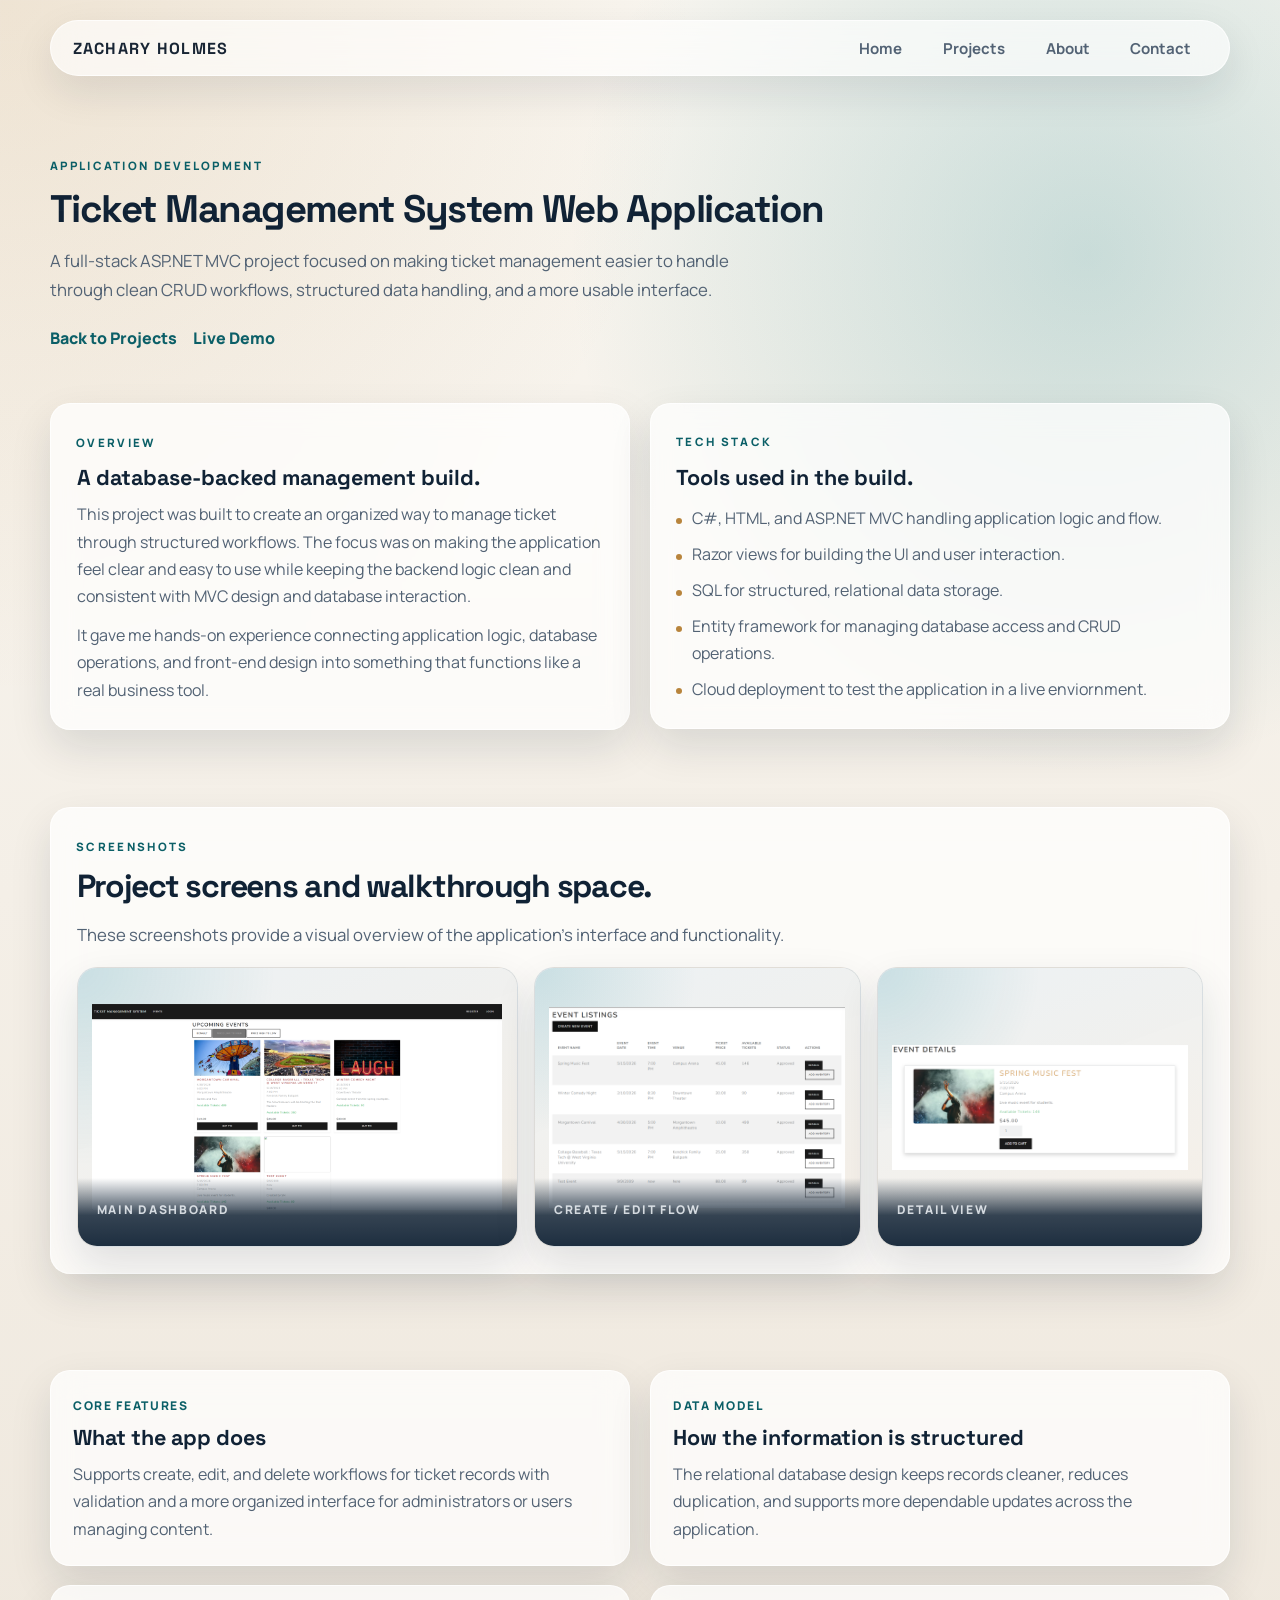
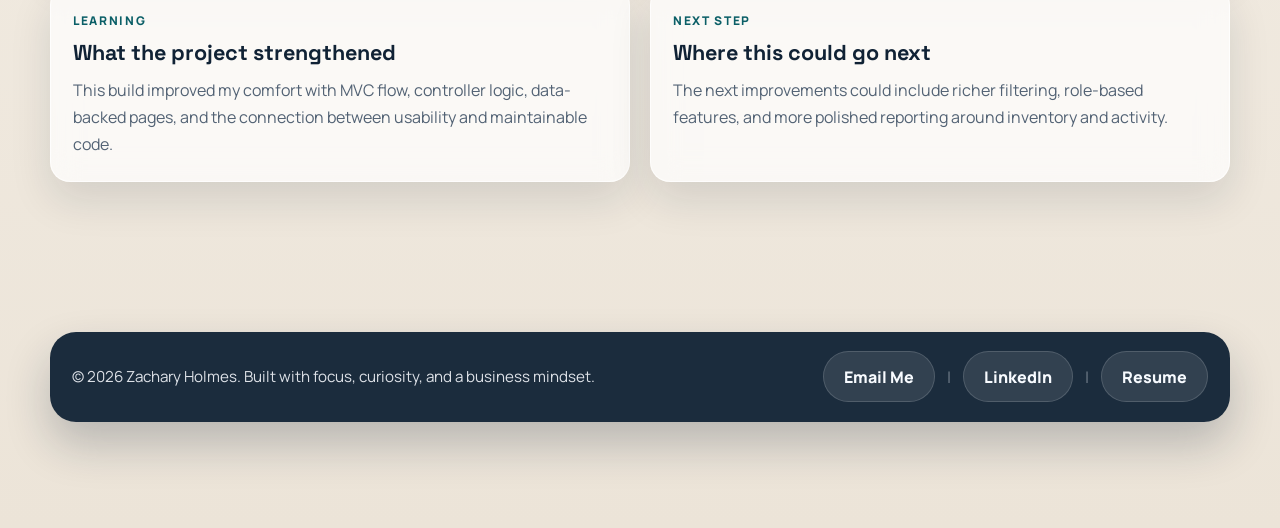
<file: project-tms.html>
<!DOCTYPE html>
<html lang="en">

<head>
    <meta charset="UTF-8">
    <meta http-equiv="X-UA-Compatible" content="IE=edge">
    <meta name="viewport" content="width=device-width, initial-scale=1.0">
    <title>Ticket Management System Web Application | Zachary Holmes</title>
    <link rel="preconnect" href="https://fonts.googleapis.com">
    <link rel="preconnect" href="https://fonts.gstatic.com" crossorigin>
    <link href="https://fonts.googleapis.com/css2?family=Manrope:wght@400;500;700;800&family=Space+Grotesk:wght@500;700&display=swap" rel="stylesheet">
    <link rel="stylesheet" href="style.css">
</head>

<body>
    <div id="site-header"></div>

    <main class="page-shell">
        <section class="page-hero">
            <div class="container">
                <p class="page-eyebrow">Application Development</p>
                <h1 class="heading-pages">Ticket Management System Web Application</h1>
                <p class="page-intro">
                    A full-stack ASP.NET MVC project focused on making ticket management easier to handle through clean CRUD workflows, structured data handling, and a more usable interface.
                </p>
                <div class="project-links project-page-links">
                    <a class="project-link" href="projects.html">Back to Projects</a>
                    <a class="project-link" href="https://ticketmanagementsystem-cyh0a9abfpdyh8b8.canadacentral-01.azurewebsites.net/" target="_blank" rel="noopener noreferrer">Live Demo</a>
                </div>
            </div>
        </section>

        <section class="section">
            <div class="container page-grid">
                <article class="page-panel">
                    <p class="section-kicker">Overview</p>
                    <h2 class="card-title">A database-backed management build.</h2>
                    <p class="card-text">
                        This project was built to create an organized way to manage ticket through structured workflows. The focus was on making the application feel clear and easy to use while keeping the backend logic clean and consistent with MVC design and database interaction.
                    </p>
                    <p class="card-text">
                        It gave me hands-on experience connecting application logic, database operations, and front-end design into something that functions like a real business tool.
                    </p>
                </article>

                <article class="page-panel">
                    <p class="section-kicker">Tech Stack</p>
                    <h2 class="card-title">Tools used in the build.</h2>
                    <ul class="page-list">
                        <li>C#, HTML, and ASP.NET MVC handling application logic and flow.</li>
                        <li>Razor views for building the UI and user interaction.</li>
                        <li>SQL for structured, relational data storage.</li>
                        <li>Entity framework for managing database access and CRUD operations.</li>
                        <li>Cloud deployment to test the application in a live enviornment.</li>
                    </ul>
                </article>
            </div>
        </section>

        <section class="section">
            <div class="container">
                <div class="project-screen-panel">
                    <div class="project-screen-heading">
                        <p class="section-kicker">Screenshots</p>
                        <h2 class="section-title">Project screens and walkthrough space.</h2>
                        <p class="section-intro">
                            These screenshots provide a visual overview of the application's interface and functionality.
                        </p>
                    </div>

                    <div class="project-screen-grid">
                        <article class="project-screen-card project-screen-card-large">
                            <div class="project-screen-media">
                                <img class="project-screen-image" src="images/MainDashboard-TMS.png" alt="Placeholder for the ticket management dashboard screenshot">
                            </div>
                            <div class="project-screen-copy">
                                <span class="timeline-meta">Main Dashboard</span>                               
                            </div>
                        </article>

                        <article class="project-screen-card">
                            <div class="project-screen-media">
                                <img class="project-screen-image" src="images/Create-EditFlow-TMS.png" alt="Placeholder for the create or edit flow screenshot">
                            </div>
                            <div class="project-screen-copy">
                                <span class="timeline-meta">Create / Edit Flow</span>
                            </div>
                        </article>

                        <article class="project-screen-card">
                            <div class="project-screen-media">
                                <img class="project-screen-image" src="images/DetailView-TMS.png" alt="Placeholder for the detail view screenshot">
                            </div>
                            <div class="project-screen-copy">
                                <span class="timeline-meta">Detail View</span>
                            </div>
                        </article>
                    </div>
                </div>
            </div>
        </section>

        <section class="section">
            <div class="container timeline-grid">
                <article class="timeline-card">
                    <span class="timeline-meta">Core Features</span>
                    <h3 class="timeline-title">What the app does</h3>
                    <p class="timeline-text">
                        Supports create, edit, and delete workflows for ticket records with validation and a more organized interface for administrators or users managing content.</p>
                </article>

                <article class="timeline-card">
                    <span class="timeline-meta">Data Model</span>
                    <h3 class="timeline-title">How the information is structured</h3>
                    <p class="timeline-text">
                        The relational database design keeps records cleaner, reduces duplication, and supports more dependable updates across the application.
                    </p>
                </article>

                <article class="timeline-card">
                    <span class="timeline-meta">Learning</span>
                    <h3 class="timeline-title">What the project strengthened</h3>
                    <p class="timeline-text">
                        This build improved my comfort with MVC flow, controller logic, data-backed pages, and the connection between usability and maintainable code.
                    </p>
                </article>

                <article class="timeline-card">
                    <span class="timeline-meta">Next Step</span>
                    <h3 class="timeline-title">Where this could go next</h3>
                    <p class="timeline-text">
                        The next improvements could include richer filtering, role-based features, and more polished reporting around inventory and activity.
                    </p>
                </article>
            </div>
        </section>
    </main>

    <div id="site-footer"></div>
    <script src="js/include.js"></script>
</body>

</html>
</file>
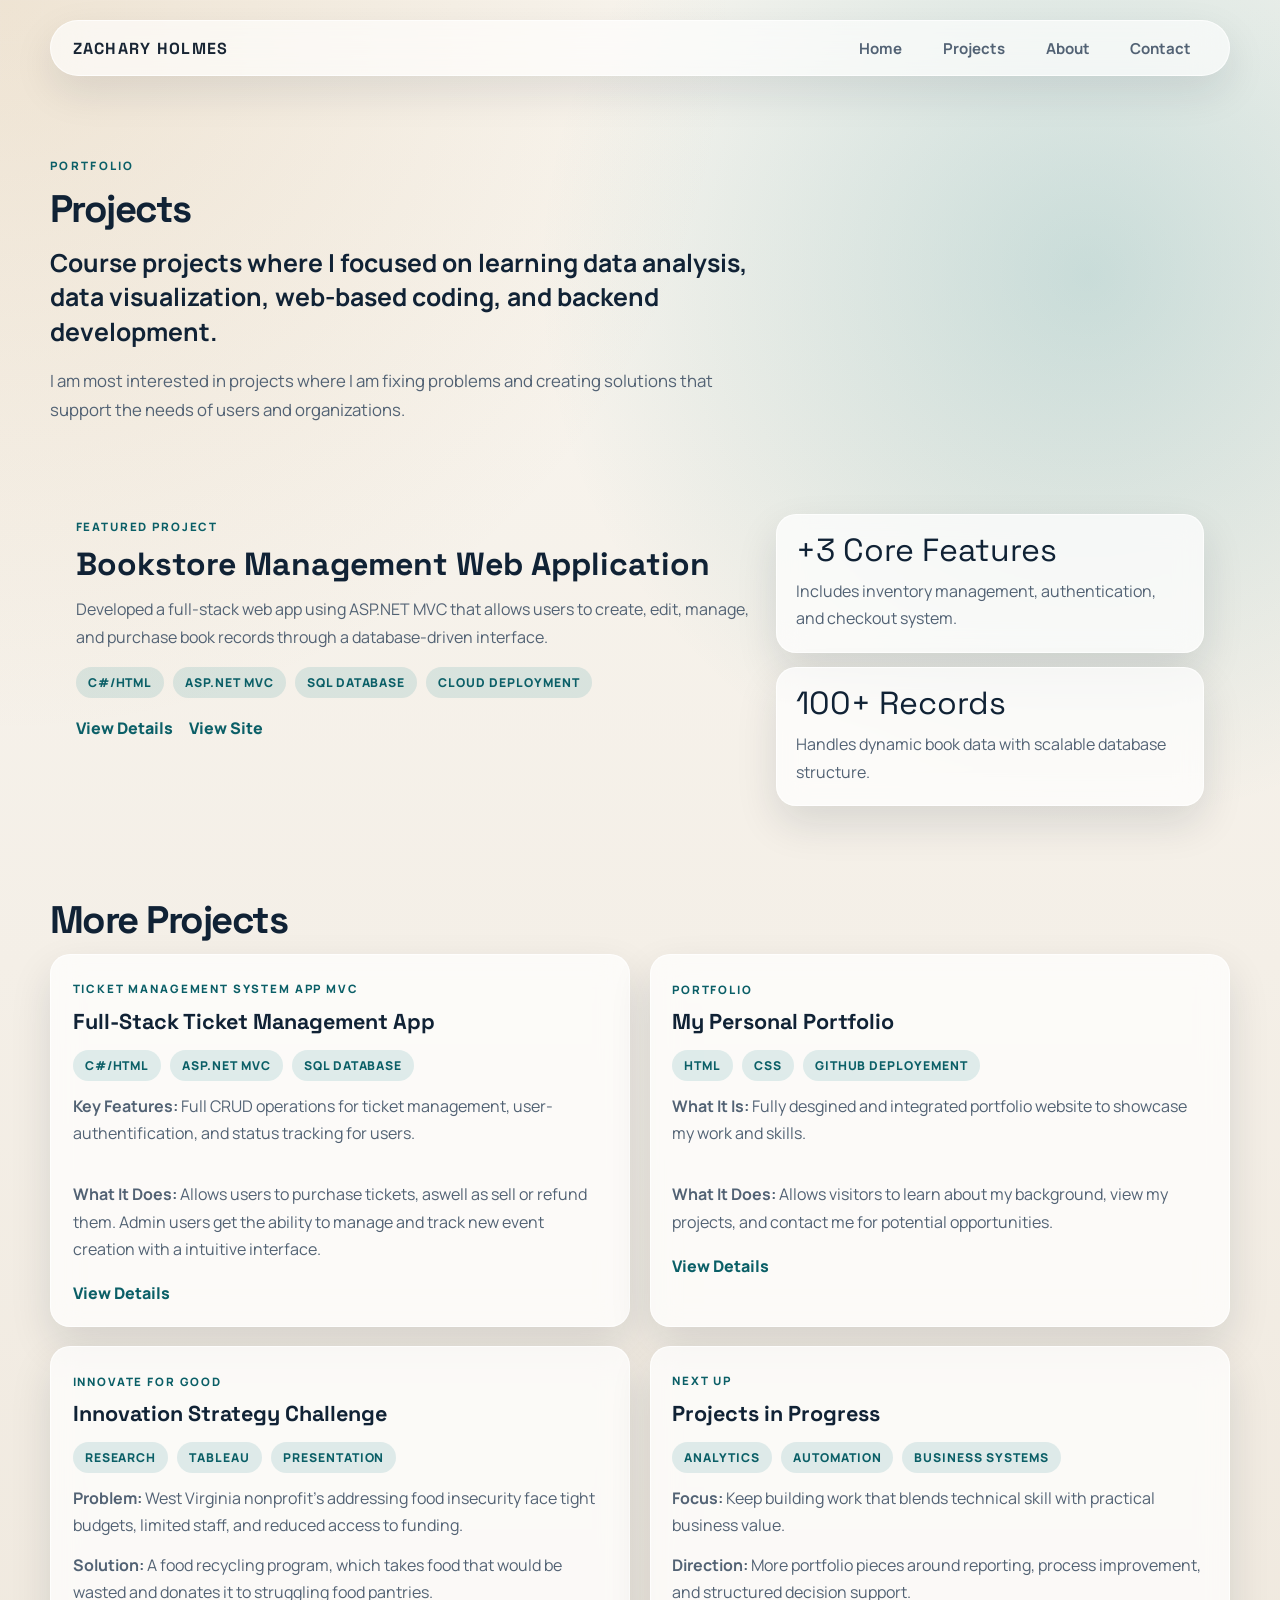
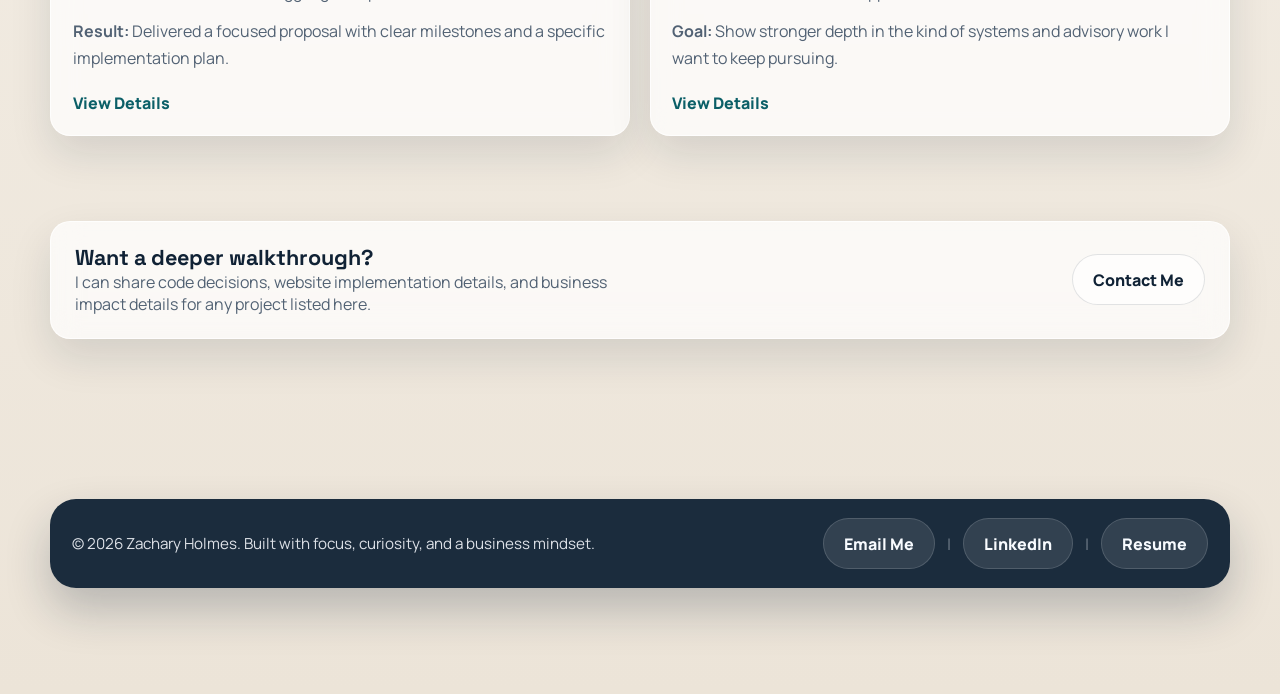
<file: projects.html>
<!DOCTYPE html>
<html lang="en">

<head>
    <meta charset="UTF-8">
    <meta http-equiv="X-UA-Compatible" content="IE=edge">
    <meta name="viewport" content="width=device-width, initial-scale=1.0">
    <title>Projects | Zachary Holmes</title>
    <link rel="preconnect" href="https://fonts.googleapis.com">
    <link rel="preconnect" href="https://fonts.gstatic.com" crossorigin>
    <link href="https://fonts.googleapis.com/css2?family=Manrope:wght@400;500;700;800&family=Space+Grotesk:wght@500;700&display=swap" rel="stylesheet">
    <link rel="stylesheet" href="style.css">
</head>

<body>
    <div id="site-header"></div>

    <main class="projects-page">
        <section class="projects-hero">
            <div class="container">
                <p class="projects-eyebrow">Portfolio</p>
                <h1 class="heading-pages projects-heading">Projects</h1>
                <p class="projects-lead">
                    Course projects where I focused on learning data analysis, data visualization, web-based coding, and backend development.
                </p>
                <p class="projects-sublead">
                    I am most interested in projects where I am fixing problems and creating solutions that support the needs of users and organizations.
                </p>
            </div>
        </section>

        <section class="section">
            <div class="container">
                <article class="projects-featured">
                    <div class="featured-copy">
                        <p class="card-label">Featured Project</p>
                        <h2 class="featured-title">Bookstore Management Web Application</h2>
                        <p class="featured-text">
                            Developed a full-stack web app using ASP.NET MVC that allows users to create, edit, manage, and purchase book records through a database-driven interface.
                        </p>
                        <ul class="project-chips" aria-label="Tech stack for featured project">
                            <li>C#/HTML</li>
                            <li>ASP.NET MVC</li>
                            <li>SQL Database</li>
                            <li>Cloud Deployment</li>
                        </ul>
                        <div class="project-links">
                            <a class="project-link" href="project-bookstore.html">View Details</a>
                            <a class="project-link" href="https://booksmvc-hmbebgc0gjb3e6b6.canadacentral-01.azurewebsites.net/" target="_blank" rel="noopener noreferrer">View Site</a>
                        </div>
                    </div>
                    <div class="featured-metrics" aria-label="Project outcomes">
                        <div class="metric-card">
                            <p class="metric-value">+3 Core Features</p>
                            <p class="metric-label">Includes inventory management, authentication, and checkout system.</p>
                        </div>
                        <div class="metric-card">
                            <p class="metric-value">100+ Records</p>
                            <p class="metric-label">Handles dynamic book data with scalable database structure.</p>
                        </div>
                    </div>
                </article>
            </div>
        </section>

        <section class="section projects-list-section">
            <div class="container">
                <h2 class="section-title">More Projects</h2>
                <div class="projects-grid">                  
                    <article class="project-card">
                        <p class="card-label">Ticket Management System App MVC</p>
                        <h3 class="project-title">Full-Stack Ticket Management App</h3>
                        <ul class="project-chips" aria-label="Tech stack">
                            <li>C#/HTML</li>
                            <li>ASP.NET MVC</li>
                            <li>SQL DATABASE</li>
                        </ul>
                        <p class="project-body">
                            <strong>Key Features: </strong>Full CRUD operations for ticket management, user-authentification, and status tracking for users.
                        </p>
                        &nbsp;
                        <p class="project-body">
                            <strong>What It Does: </strong>Allows users to purchase tickets, aswell as sell or refund them. Admin users get the ability to manage and track new event creation with a intuitive interface.
                        </p>
                        <div class="project-links">
                            <a class="project-link" href="project-tms.html">View Details</a>
                        </div>
                    </article>

                    <article class="project-card">
                        <p class="card-label">Portfolio</p>
                        <h3 class="project-title">My Personal Portfolio</h3>
                        <ul class="project-chips" aria-label="Tech stack">
                            <li>HTML</li>
                            <li>CSS</li>
                            <li>GitHub Deployement</li>
                        </ul>
                        <p class="project-body">
                            <strong>What It Is: </strong>Fully desgined and integrated portfolio website to showcase my work and skills.
                        </p>
                        &nbsp;
                        <p class="project-body">
                            <strong>What It Does: </strong>Allows visitors to learn about my background, view my projects, and contact me for potential opportunities.
                        </p>
                        <div class="project-links">
                            <a class="project-link" href="project-portfolio.html">View Details</a>
                        </div>
                    </article>

                    <article class="project-card">
                        <p class="card-label">Innovate for Good</p>
                        <h3 class="project-title">Innovation Strategy Challenge</h3>
                        <ul class="project-chips" aria-label="Tech stack">
                            <li>Research</li>
                            <li>Tableau</li>
                            <li>Presentation</li>
                        </ul>
                        <p class="project-body">
                            <strong>Problem:</strong> West Virginia nonprofit's addressing food insecurity face tight budgets, limited staff, and reduced access to funding.
                        </p>
                        <p class="project-body">
                            <strong>Solution:</strong> A food recycling program, which takes food that would be wasted and donates it to struggling food pantries.
                        </p>
                        <p class="project-body">
                            <strong>Result:</strong> Delivered a focused proposal with clear milestones and a specific implementation plan.
                        </p>
                        <div class="project-links">
                            <a class="project-link" href="project-innovation-strategy.html">View Details</a>
                        </div>
                    </article>

                    <article class="project-card">
                        <p class="card-label">Next Up</p>
                        <h3 class="project-title">Projects in Progress</h3>
                        <ul class="project-chips" aria-label="Tech stack">
                            <li>Analytics</li>
                            <li>Automation</li>
                            <li>Business Systems</li>
                        </ul>
                        <p class="project-body">
                            <strong>Focus:</strong> Keep building work that blends technical skill with practical business value.
                        </p>
                        <p class="project-body">
                            <strong>Direction:</strong> More portfolio pieces around reporting, process improvement, and structured decision support.
                        </p>
                        <p class="project-body">
                            <strong>Goal:</strong> Show stronger depth in the kind of systems and advisory work I want to keep pursuing.
                        </p>
                        <div class="project-links">
                            <a class="project-link" href="project-roadmap.html">View Details</a>
                        </div>
                    </article>
                </div>
            </div>
        </section>

        <section class="section projects-cta-wrap">
            <div class="container">
                <div class="projects-cta">
                    <div>
                        <h2>Want a deeper walkthrough?</h2>
                        <p>
                            I can share code decisions, website implementation details, and business impact details for any project listed here.
                        </p>
                    </div>
                    <a class="ghost-btn" href="contact.html">Contact Me</a>
                </div>
            </div>
        </section>
    </main>

    <div id="site-footer"></div>
    <script src="js/include.js"></script>
</body>

</html>
</file>
<file: style.css>
:root {
    --bg: #f4efe7;
    --surface: rgba(255, 255, 255, 0.72);
    --surface-strong: #ffffff;
    --surface-dark: #102235;
    --text: #182534;
    --text-soft: #526274;
    --text-inverse: #f8fbff;
    --line: rgba(24, 37, 52, 0.1);
    --accent: #0e7c86;
    --accent-strong: #0b5f67;
    --accent-soft: rgba(14, 124, 134, 0.12);
    --gold: #b8843c;
    --shadow-lg: 0 28px 70px rgba(16, 34, 53, 0.16);
    --shadow-md: 0 18px 42px rgba(16, 34, 53, 0.12);
    --radius-lg: 30px;
    --radius-md: 20px;
    --radius-sm: 14px;
    --container: 1180px;
    --footer-h: 82px;
}

* {
    margin: 0;
    padding: 0;
    box-sizing: border-box;
}

html {
    scroll-behavior: smooth;
}

body {
    min-height: 100%;
    font-family: "Manrope", sans-serif;
    color: var(--text);
    background:
        radial-gradient(circle at top left, rgba(184, 132, 60, 0.16), transparent 28%),
        radial-gradient(circle at 85% 12%, rgba(14, 124, 134, 0.2), transparent 24%),
        linear-gradient(180deg, #f9f6f0 0%, #f4efe7 42%, #ece4d8 100%);
    padding-bottom: var(--footer-h);
    overflow-x: hidden;
}

body::before {
    content: "";
    position: fixed;
    inset: 0;
    pointer-events: none;
    background-image:
        linear-gradient(rgba(255, 255, 255, 0.26) 1px, transparent 1px),
        linear-gradient(90deg, rgba(255, 255, 255, 0.26) 1px, transparent 1px);
    background-size: 42px 42px;
    mask-image: linear-gradient(180deg, rgba(0, 0, 0, 0.4), transparent 78%);
    opacity: 0.28;
}

a {
    color: inherit;
}

img {
    max-width: 100%;
    display: block;
}

.container {
    width: min(var(--container), calc(100% - 3rem));
    margin: 0 auto;
}

.section {
    padding: 3rem 0;
}

.section-kicker,
.projects-eyebrow,
.page-eyebrow {
    display: inline-block;
    text-transform: uppercase;
    letter-spacing: 0.2em;
    font-size: 0.72rem;
    font-weight: 800;
    color: var(--accent-strong);
    margin-bottom: 1rem;
}

.section-title,
.heading-pages {
    font-family: "Space Grotesk", sans-serif;
    font-size: clamp(2rem, 3vw, 3.6rem);
    line-height: 1.06;
    letter-spacing: -0.04em;
    color: var(--surface-dark);

    margin-bottom: 1rem;
}

.section-intro,
.projects-sublead,
.page-intro {
    max-width: 720px;
    font-size: 1.05rem;
    line-height: 1.75;
    color: var(--text-soft);
    margin-top: 1rem;
}

.header {
    position: sticky;
    top: 0;
    z-index: 20;
    padding: 1.25rem 0 0;
}

.nav {
    width: min(var(--container), calc(100% - 3rem));
    margin: 0 auto;
    padding: 1rem 1.35rem;
    display: flex;
    align-items: center;
    justify-content: space-between;
    gap: 1rem;
    background: rgba(255, 255, 255, 0.64);
    border: 1px solid rgba(255, 255, 255, 0.7);
    box-shadow: 0 16px 40px rgba(16, 34, 53, 0.1);
    backdrop-filter: blur(18px);
    border-radius: 999px;
}

.nav-logo {
    font-family: "Space Grotesk", sans-serif;
    font-size: 1rem;
    font-weight: 700;
    letter-spacing: 0.08em;
    text-transform: uppercase;
    text-decoration: none;
}

.nav-list {
    list-style: none;
    display: flex;
    align-items: center;
    gap: 0.55rem;
    flex-wrap: wrap;
}

.nav-link {
    text-decoration: none;
    padding: 0.7rem 1rem;
    border-radius: 999px;
    color: var(--text-soft);
    font-weight: 700;
    font-size: 0.94rem;
    transition: color 0.22s ease, background-color 0.22s ease, transform 0.22s ease;
}

.nav-link:hover,
.nav-logo:hover {
    color: var(--accent-strong);
}

.nav-link:hover {
    background: rgba(255, 255, 255, 0.86);
    transform: translateY(-1px);
}

.hero-section {
    width: min(var(--container), calc(100% - 3rem));
    margin: 2rem auto 0;
    padding: 3.2rem;
    display: grid;
    grid-template-columns: minmax(0, 1.25fr) minmax(280px, 0.95fr);
    gap: 2.5rem;
    align-items: center;
    background:
        linear-gradient(145deg, rgba(255, 255, 255, 0.9), rgba(245, 240, 232, 0.76)),
        linear-gradient(135deg, rgba(14, 124, 134, 0.18), transparent 55%);
    border: 1px solid rgba(255, 255, 255, 0.75);
    border-radius: var(--radius-lg);
    box-shadow: var(--shadow-lg);
    position: relative;
    overflow: hidden;
}

.hero-section::after {
    content: "";
    position: absolute;
    inset: auto -80px -100px auto;
    width: 280px;
    height: 280px;
    background: radial-gradient(circle, rgba(184, 132, 60, 0.2), transparent 68%);
}

.hero-eyebrow {
    display: inline-flex;
    align-items: center;
    gap: 0.55rem;
    padding: 0.45rem 0.85rem;
    border-radius: 999px;
    background: rgba(255, 255, 255, 0.9);
    color: var(--accent-strong);
    font-size: 0.75rem;
    font-weight: 800;
    letter-spacing: 0.16em;
    text-transform: uppercase;
    margin-bottom: 1.35rem;
}

.hero-eyebrow::before {
    content: "";
    width: 8px;
    height: 8px;
    border-radius: 999px;
    background: var(--gold);
}

.hero-title {
    font-family: "Space Grotesk", sans-serif;
    font-size: clamp(2.8rem, 7vw, 5.8rem);
    line-height: 0.92;
    letter-spacing: -0.06em;
    color: var(--surface-dark);
    max-width: 9ch;
}

.hero-title span {
    color: var(--accent);
}

.hero-lead {
    margin-top: 1.3rem;
    max-width: 640px;
    font-size: 1.08rem;
    line-height: 1.85;
    color: var(--text-soft);
}

.hero-btn {
    margin-top: 1.8rem;
    display: flex;
    flex-wrap: wrap;
    gap: 0.9rem;
}

.btn-primary,
.ghost-btn,
.footer-btn {
    display: inline-flex;
    align-items: center;
    justify-content: center;
    gap: 0.45rem;
    min-height: 48px;
    padding: 0.85rem 1.25rem;
    border-radius: 999px;
    text-decoration: none;
    font-weight: 800;
    transition: transform 0.22s ease, box-shadow 0.22s ease, background-color 0.22s ease, color 0.22s ease, border-color 0.22s ease;
}

.btn-primary {
    background: var(--surface-dark);
    color: var(--text-inverse);
    box-shadow: 0 16px 30px rgba(16, 34, 53, 0.18);
}

.btn-primary:hover {
    transform: translateY(-2px);
    box-shadow: 0 20px 36px rgba(16, 34, 53, 0.22);
}

.ghost-btn,
.footer-btn {
    background: rgba(255, 255, 255, 0.66);
    color: var(--surface-dark);
    border: 1px solid rgba(16, 34, 53, 0.12);
}

.ghost-btn:hover,
.footer-btn:hover {
    background: #ffffff;
    transform: translateY(-2px);
}

.btn-read-more {
    display: inline-flex;
    align-items: center;
    gap: 0.35rem;
    color: var(--accent-strong);
    font-weight: 800;
    text-decoration: none;
}

.btn-read-more:hover,
.project-link:hover {
    color: var(--surface-dark);
}

.hero-meta {
    margin-top: 2rem;
    display: grid;
    grid-template-columns: repeat(3, minmax(0, 1fr));
    gap: 0.9rem;
}

.hero-stat {
    background: rgba(255, 255, 255, 0.62);
    border: 1px solid rgba(255, 255, 255, 0.72);
    border-radius: var(--radius-sm);
    padding: 1rem;
}

.hero-stat-value {
    font-family: "Space Grotesk", sans-serif;
    font-size: 1.45rem;
    font-weight: 700;
    color: var(--surface-dark);
}

.hero-stat-label {
    margin-top: 0.35rem;
    font-size: 0.92rem;
    color: var(--text-soft);
}

.hero-image-wrap {
    position: relative;
    min-height: 100%;
    display: flex;
    flex-direction: column;
    align-items: center;
}

.hero-image-card {
    position: relative;
    background: linear-gradient(180deg, rgba(16, 34, 53, 0.94), rgba(17, 53, 71, 0.9));
    border-radius: 28px;
    padding: 1rem;
    box-shadow: 0 24px 52px rgba(16, 34, 53, 0.26);
}

.hero-image-card::before {
    content: "Student \00A0 \2022\00A0 Builder \00A0 \2022\00A0 Analyst";
    position: absolute;
    top: 1rem;
    right: 1rem;
    padding: 0.45rem 0.8rem;
    border-radius: 999px;
    background: rgba(255, 255, 255, 0.12);
    color: var(--text-inverse);
    font-size: 0.68rem;
    letter-spacing: 0.14em;
    text-transform: uppercase;
}

.hero-image img {
    width: 100%;
    aspect-ratio: 0.85;
    object-fit: cover;
    border-radius: 22px;
}

.hero-note-row {
    width: 100%;
    margin-top: 1rem;
    display: grid;
    grid-template-columns: repeat(2, minmax(0, 1fr));
    gap: 0.9rem;
}

.hero-note {
    width: 80%;
    padding: 2rem 2.1rem;
    border-radius: var(--radius-md);
    background: rgba(255, 255, 255, 0.92);
    box-shadow: var(--shadow-md);
    margin-top: 4rem;
}

.hero-note-label {
    display: block;
    font-size: 0.75rem;
    font-weight: 800;
    text-transform: uppercase;
    letter-spacing: 0.15em;
    color: var(--accent-strong);
    margin-bottom: 0.45rem;
}

.hero-note p {
    font-size: 0.95rem;
    line-height: 1.55;
    color: var(--text);
}

.split-callout {
    display: grid;
    grid-template-columns: 1.2fr 0.8fr;
    gap: 1.25rem;
}

.callout-panel,
.card,
.project-card,
.metric-card,
.projects-cta,
.page-panel,
.contact-method,
.timeline-card {
    background: var(--surface);
    border: 1px solid rgba(255, 255, 255, 0.72);
    border-radius: var(--radius-md);
    box-shadow: var(--shadow-md);
    backdrop-filter: blur(14px);
}

.callout-panel {
    padding: 1.7rem;
}

.callout-panel.accent {
    background: linear-gradient(160deg, rgba(16, 34, 53, 0.95), rgba(14, 124, 134, 0.88));
    color: var(--text-inverse);
}

.callout-panel.accent .section-kicker,
.callout-panel.accent p {
    color: rgba(248, 251, 255, 0.84);
}

.callout-panel h3,
.card-title,
.project-title,
.contact-method h3,
.timeline-title {
    font-family: "Space Grotesk", sans-serif;
    font-size: 1.35rem;
    line-height: 1.1;
    color: var(--surface-dark);
}

.callout-panel.accent h3 {
    color: var(--text-inverse);
}

.callout-panel p,
.card-text,
.project-body,
.contact-method p,
.timeline-text,
.metric-label {
    margin-top: 0.75rem;
    line-height: 1.7;
    color: var(--text-soft);
}

.callout-panel.accent a {
    color: var(--text-inverse);
}

.grid {
    display: grid;
    gap: 1.25rem;
}

.grid-4 {
    grid-template-columns: repeat(4, minmax(0, 1fr));
}

.grid-3 {
    grid-template-columns: repeat(3, minmax(0, 1fr));
}

.card {
    padding: 1.5rem;
    transition: transform 0.22s ease, box-shadow 0.22s ease;
}

.card:hover,
.project-card:hover,
.contact-method:hover,
.timeline-card:hover {
    transform: translateY(-4px);
    box-shadow: 0 24px 45px rgba(16, 34, 53, 0.14);
}

.card-label {
    display: inline-block;
    font-size: 0.72rem;
    font-weight: 800;
    letter-spacing: 0.16em;
    text-transform: uppercase;
    color: var(--accent-strong);
    margin-bottom: 0.85rem;
}

.card-title {
    margin-bottom: 0.2rem;
}

.gallery {
    margin-top: 1.75rem;
}

.gallery-figure {
    position: relative;
    overflow: hidden;
    border-radius: var(--radius-md);
    min-height: 320px;
    box-shadow: var(--shadow-md);
}

.gallery-img {
    width: 100%;
    height: 100%;
    object-fit: cover;
    transition: transform 0.5s ease;
}

.gallery-figure:hover .gallery-img {
    transform: scale(1.04);
}

.gallery-caption {
    position: absolute;
    inset: auto 0 0 0;
    padding: 1.1rem 1.2rem;
    background: linear-gradient(180deg, transparent, rgba(16, 34, 53, 0.82));
    color: var(--text-inverse);
}

.gallery-caption strong {
    display: block;
    font-family: "Space Grotesk", sans-serif;
    font-size: 1rem;
    margin-bottom: 0.2rem;
}

.gallery-caption span {
    font-size: 0.92rem;
    color: rgba(248, 251, 255, 0.86);
}

.tech-header {
    display: flex;
    justify-content: space-between;
    align-items: flex-end;
    gap: 1rem;
    margin-bottom: 1.5rem;
}

.tech-note {
    font-size: 0.92rem;
    color: var(--text-soft);
}

.tech-grid {
    display: grid;
    grid-template-columns: repeat(2, minmax(0, 1fr));
    gap: 1rem 1.4rem;
}

.skill {
    padding: 1.25rem;
    border-radius: var(--radius-md);
    background: rgba(255, 255, 255, 0.55);
    border: 1px solid rgba(255, 255, 255, 0.72);
}

.skill-top {
    display: flex;
    justify-content: space-between;
    gap: 1rem;
    margin-bottom: 0.7rem;
    font-weight: 700;
}

.skill-top span:last-child {
    color: var(--accent-strong);
}

.bar {
    height: 12px;
    background: rgba(16, 34, 53, 0.08);
    border-radius: 999px;
    overflow: hidden;
}

.fill {
    height: 100%;
    border-radius: 999px;
    background: linear-gradient(90deg, var(--accent), var(--gold));
}

.projects-page,
.page-shell {
    padding: 2rem 0 3rem;
}

.projects-hero,
.page-hero {
    padding: 2.8rem 0 1rem;
}

.projects-heading {
    padding: 0;
}

.projects-lead {
    margin-top: 1rem;
    max-width: 700px;
    font-size: clamp(1.2rem, 2vw, 1.55rem);
    font-weight: 700;
    line-height: 1.4;
    color: var(--surface-dark);
}

.projects-featured {
    padding: 1.6rem;
    display: grid;
    grid-template-columns: 1.35fr 0.85fr;
    gap: 1.2rem;
}

.featured-title {
    font-family: "Space Grotesk", sans-serif;
    font-size: 2rem;
    line-height: 1;
    color: var(--surface-dark);
}

.featured-text {
    margin-top: 0.95rem;
    color: var(--text-soft);
    line-height: 1.75;
}

.project-chips {
    list-style: none;
    display: flex;
    flex-wrap: wrap;
    gap: 0.55rem;
    margin-top: 1rem;
}

.project-chips li {
    padding: 0.45rem 0.75rem;
    border-radius: 999px;
    background: var(--accent-soft);
    color: var(--accent-strong);
    font-size: 0.76rem;
    font-weight: 800;
    letter-spacing: 0.08em;
    text-transform: uppercase;
}

.project-links {
    display: flex;
    flex-wrap: wrap;
    gap: 1rem;
    margin-top: 1.2rem;
}

.project-link {
    color: var(--accent-strong);
    font-weight: 800;
    text-decoration: none;
}

.featured-metrics {
    display: grid;
    gap: 0.9rem;
}

.metric-card {
    padding: 1.2rem;
}

.metric-value {
    font-family: "Space Grotesk", sans-serif;
    font-size: 2rem;
    line-height: 1;
    color: var(--surface-dark);
}

.projects-list-section {
    padding-top: 1.3rem;
}

.projects-list-section .section-title,
.project-screen-heading .section-title {
    margin-bottom: 0.8rem;
}

.projects-grid,
.page-grid,
.contact-grid,
.timeline-grid {
    display: grid;
    grid-template-columns: repeat(2, minmax(0, 1fr));
    gap: 1.2rem;
}

.project-card {
    padding: 1.35rem;
    transition: transform 0.22s ease, box-shadow 0.22s ease;
}

.project-page-links {
    margin-top: 1.4rem;
}

.page-shell .section {
    padding: 2.4rem 0;
}

.project-screen-panel {
    padding: 1.6rem;
    background: var(--surface);
    border: 1px solid rgba(255, 255, 255, 0.72);
    border-radius: var(--radius-md);
    box-shadow: var(--shadow-md);
    backdrop-filter: blur(14px);
}

.project-screen-heading .section-title {
    font-size: clamp(1.8rem, 2.5vw, 2.7rem);
}

.project-screen-grid {
    margin-top: 1.15rem;
    display: grid;
    grid-template-columns: 1.35fr 1fr 1fr;
    gap: 1rem;
}

.project-screen-card {
    min-height: 220px;
    padding: 0;
    border-radius: var(--radius-md);
    position: relative;
    overflow: hidden;
    background: linear-gradient(160deg, rgba(229, 237, 240, 0.9), rgba(241, 233, 223, 0.84));
    border: 1px solid rgba(16, 34, 53, 0.08);
    box-shadow: var(--shadow-md);
}

.project-screen-media {
    position: absolute;
    inset: 0;
    display: flex;
    align-items: center;
    justify-content: center;
    background:
        radial-gradient(circle at top left, rgba(14, 124, 134, 0.16), transparent 38%),
        linear-gradient(160deg, rgba(237, 242, 245, 0.96), rgba(246, 239, 230, 0.92));
}

.project-screen-image {
    width: 100%;
    height: 100%;
    display: block;
    object-fit: contain;
    object-position: center;
    padding: 0.9rem;
    transition: transform 0.45s ease;
}

.project-screen-card:hover .project-screen-image {
    transform: scale(1.02);
}

.project-screen-copy {
    position: absolute;
    inset: auto 0 0 0;
    padding: 1.2rem 1.2rem 1.05rem;
    background: linear-gradient(180deg, rgba(16, 34, 53, 0), rgba(16, 34, 53, 0.84) 55%, rgba(16, 34, 53, 0.94));
    color: var(--text-inverse);
}

.project-screen-copy .timeline-meta {
    color: rgba(248, 251, 255, 0.8);
}

.project-screen-copy .card-text {
    color: rgba(248, 251, 255, 0.92);
}

.project-screen-copy .project-screen-hint {
    color: rgba(248, 251, 255, 0.76);
}

.project-screen-hint {
    margin-top: 0.55rem;
    font-size: 0.84rem;
}

.project-screen-card-large {
    min-height: 280px;
}

.projects-cta-wrap {
    padding-top: 2.3rem;
}

.projects-cta {
    padding: 1.4rem 1.5rem;
    display: flex;
    flex-wrap: wrap;
    align-items: center;
    justify-content: space-between;
    gap: 1rem;
}

.projects-cta h2 {
    font-family: "Space Grotesk", sans-serif;
    font-size: 1.35rem;
    color: var(--surface-dark);
}

.projects-cta p {
    color: var(--text-soft);
    max-width: 540px;
}

.page-grid {
    align-items: start;
}

.page-panel {
    padding: 1.6rem;
}

.page-list {
    list-style: none;
    display: grid;
    gap: 0.6rem;
    margin-top: 1rem;
}

.page-list li {
    padding-left: 1rem;
    position: relative;
    color: var(--text-soft);
    line-height: 1.65;
}

.page-list li::before {
    content: "";
    position: absolute;
    left: 0;
    top: 0.78rem;
    width: 6px;
    height: 6px;
    border-radius: 999px;
    background: var(--gold);
}

.timeline-grid {
    margin-top: 1.2rem;
}

.timeline-card {
    padding: 1.4rem;
}

.timeline-meta {
    display: inline-block;
    margin-bottom: 0.7rem;
    font-size: 0.75rem;
    font-weight: 800;
    letter-spacing: 0.14em;
    text-transform: uppercase;
    color: var(--accent-strong);
}

.contact-grid {
    margin-top: 1.4rem;
}

.contact-method {
    padding: 1.5rem;
}

.contact-link {
    display: inline-flex;
    margin-top: 1rem;
    font-weight: 800;
    color: var(--accent-strong);
    text-decoration: none;
}

.contact-link:hover {
    color: var(--surface-dark);
}

.footer {
    margin-top: 4rem;
    padding: 0 0 1.5rem;
}

.footer-inner {
    width: min(var(--container), calc(100% - 3rem));
    margin: 0 auto;
    padding: 1.2rem 1.4rem;
    display: flex;
    align-items: center;
    justify-content: space-between;
    gap: 1rem;
    flex-wrap: wrap;
    background: rgba(16, 34, 53, 0.95);
    color: rgba(248, 251, 255, 0.88);
    border-radius: 26px;
    box-shadow: 0 22px 45px rgba(16, 34, 53, 0.24);
}

.footer-left {
    font-size: 0.95rem;
}

.footer-right {
    display: flex;
    align-items: center;
    gap: 0.75rem;
    flex-wrap: wrap;
}

.footer-sep {
    opacity: 0.45;
}

.footer-btn {
    background: rgba(255, 255, 255, 0.1);
    border-color: rgba(255, 255, 255, 0.15);
    color: var(--text-inverse);
}

.footer-btn:hover {
    color: var(--surface-dark);
}

@media (max-width: 1050px) {
    .hero-section,
    .split-callout,
    .projects-featured,
    .page-grid,
    .projects-grid,
    .contact-grid,
    .timeline-grid {
        grid-template-columns: 1fr;
    }

    .project-screen-grid {
        grid-template-columns: 1fr;
    }

    .grid-4 {
        grid-template-columns: repeat(2, minmax(0, 1fr));
    }

    .grid-3 {
        grid-template-columns: repeat(2, minmax(0, 1fr));
    }

}

@media (max-width: 760px) {
    :root {
        --footer-h: 132px;
    }

    .container,
    .nav,
    .hero-section,
    .footer-inner {
        width: min(var(--container), calc(100% - 1.4rem));
    }

    .section {
        padding: 3.5rem 0;
    }

    .page-shell .section {
        padding: 2rem 0;
    }

    .header {
        padding-top: 0.8rem;
    }

    .nav {
        border-radius: 28px;
        flex-direction: column;
        align-items: flex-start;
    }

    .nav-list {
        width: 100%;
        gap: 0.35rem;
    }

    .nav-link {
        display: block;
        width: 100%;
    }

    .hero-section {
        padding: 1.5rem;
        gap: 1.4rem;
    }

    .hero-meta,
    .grid-4,
    .grid-3,
    .tech-grid,
    .hero-note-row {
        grid-template-columns: 1fr;
    }

    .hero-note {
        max-width: none;
    }

    .tech-header,
    .projects-cta,
    .footer-inner {
        align-items: flex-start;
    }

    .footer-right {
        gap: 0.6rem;
    }
}
</file>
